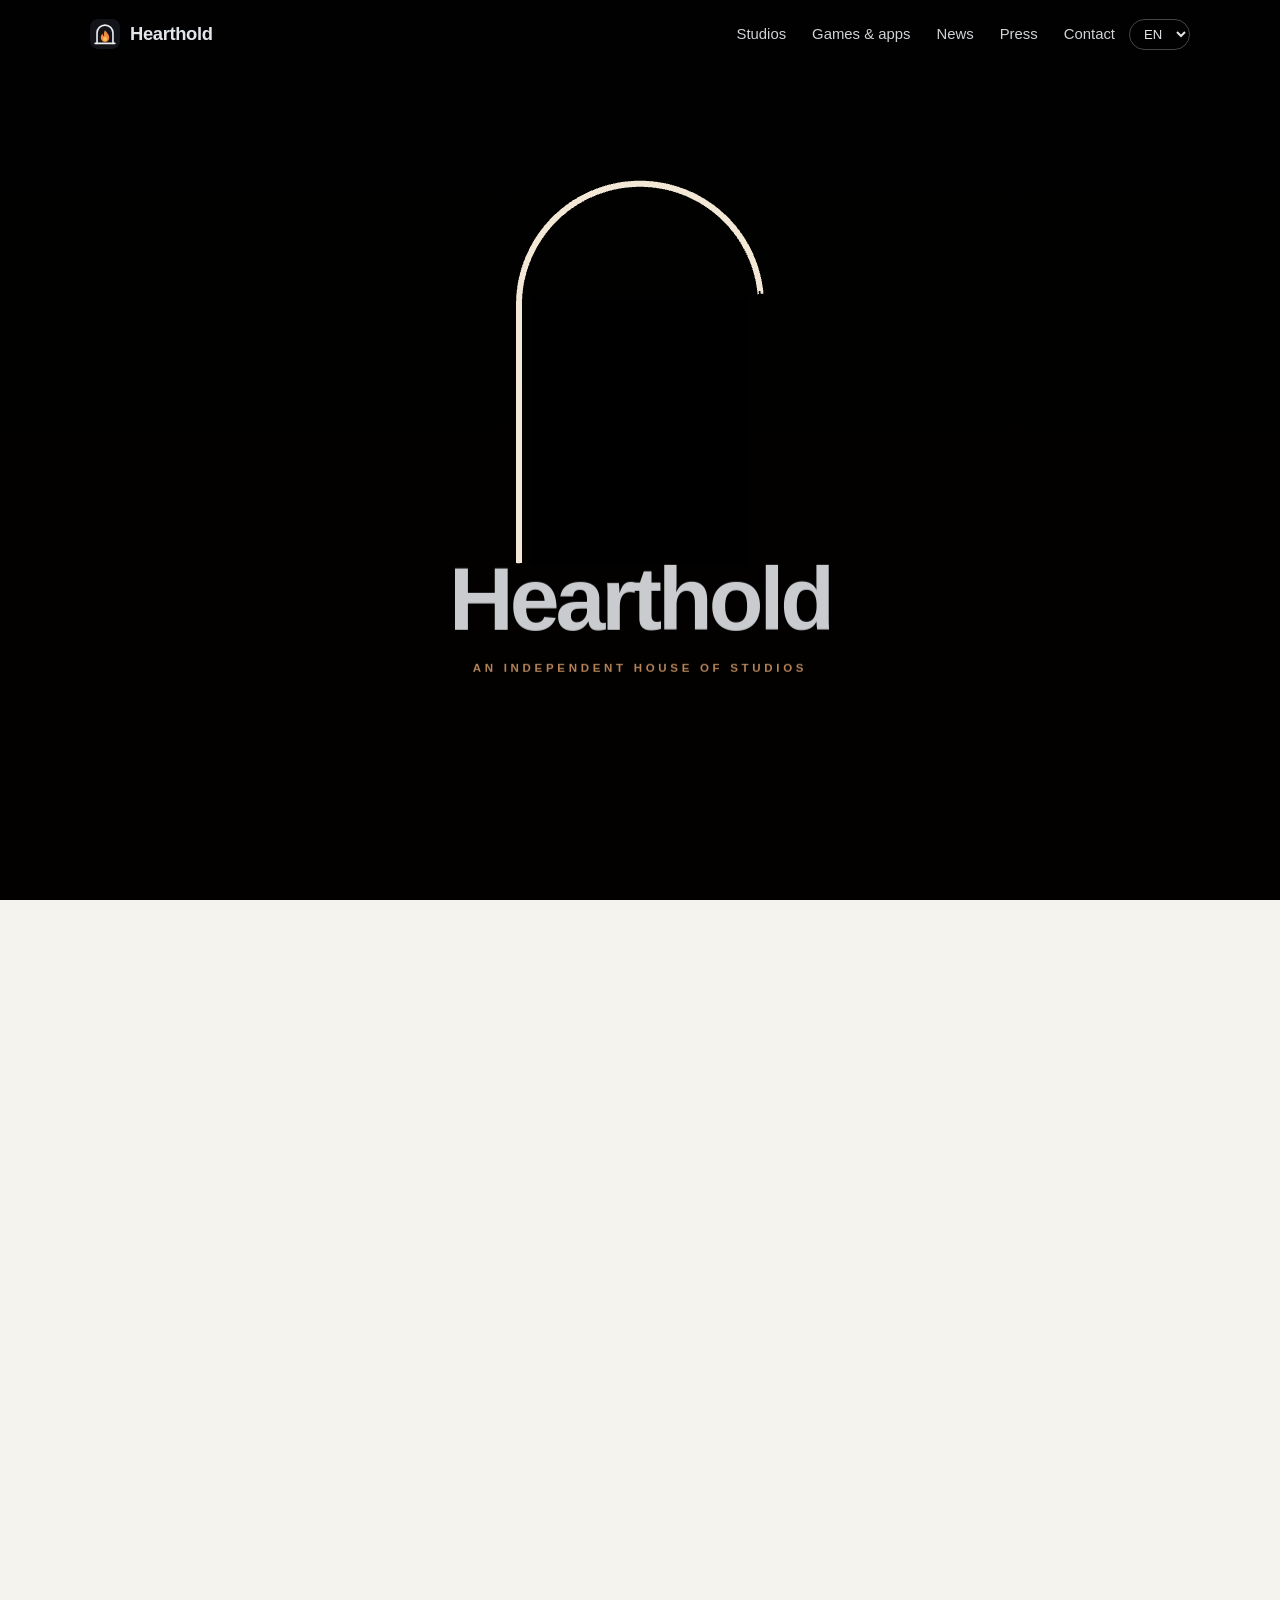
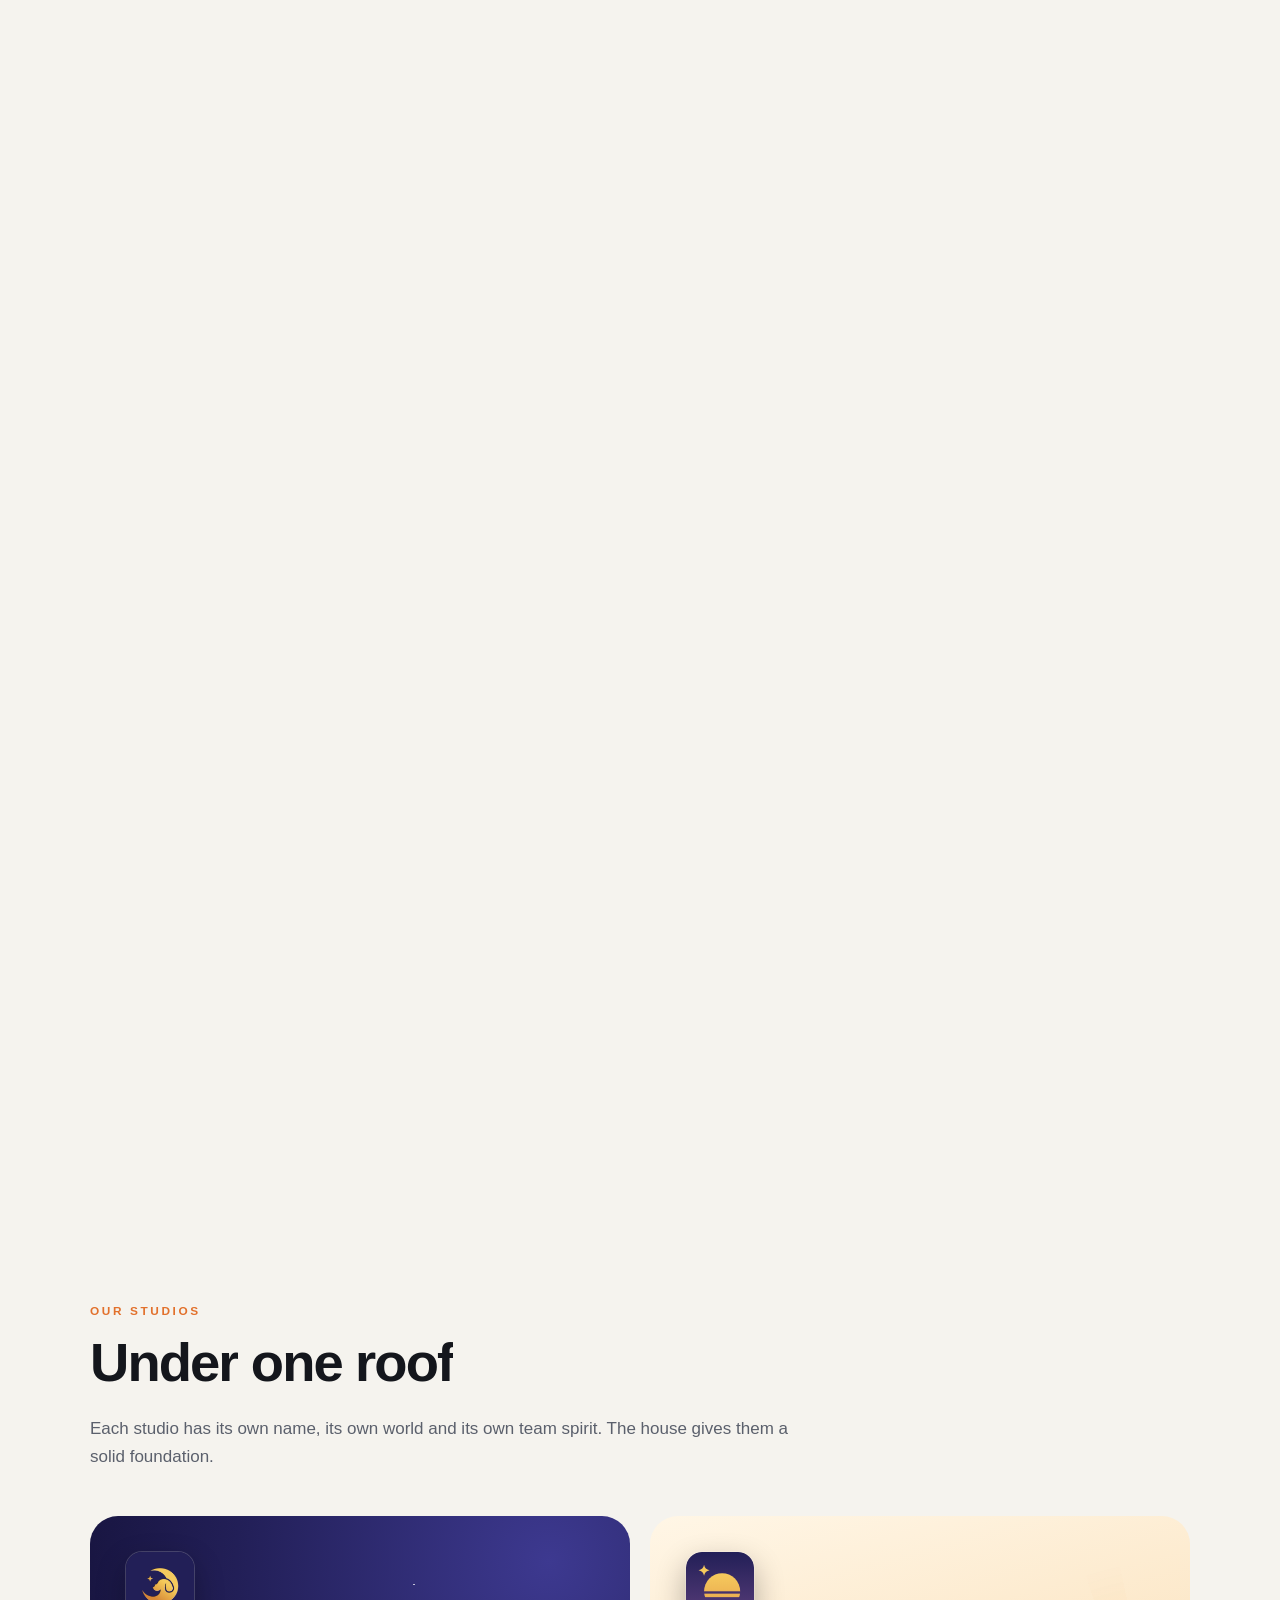
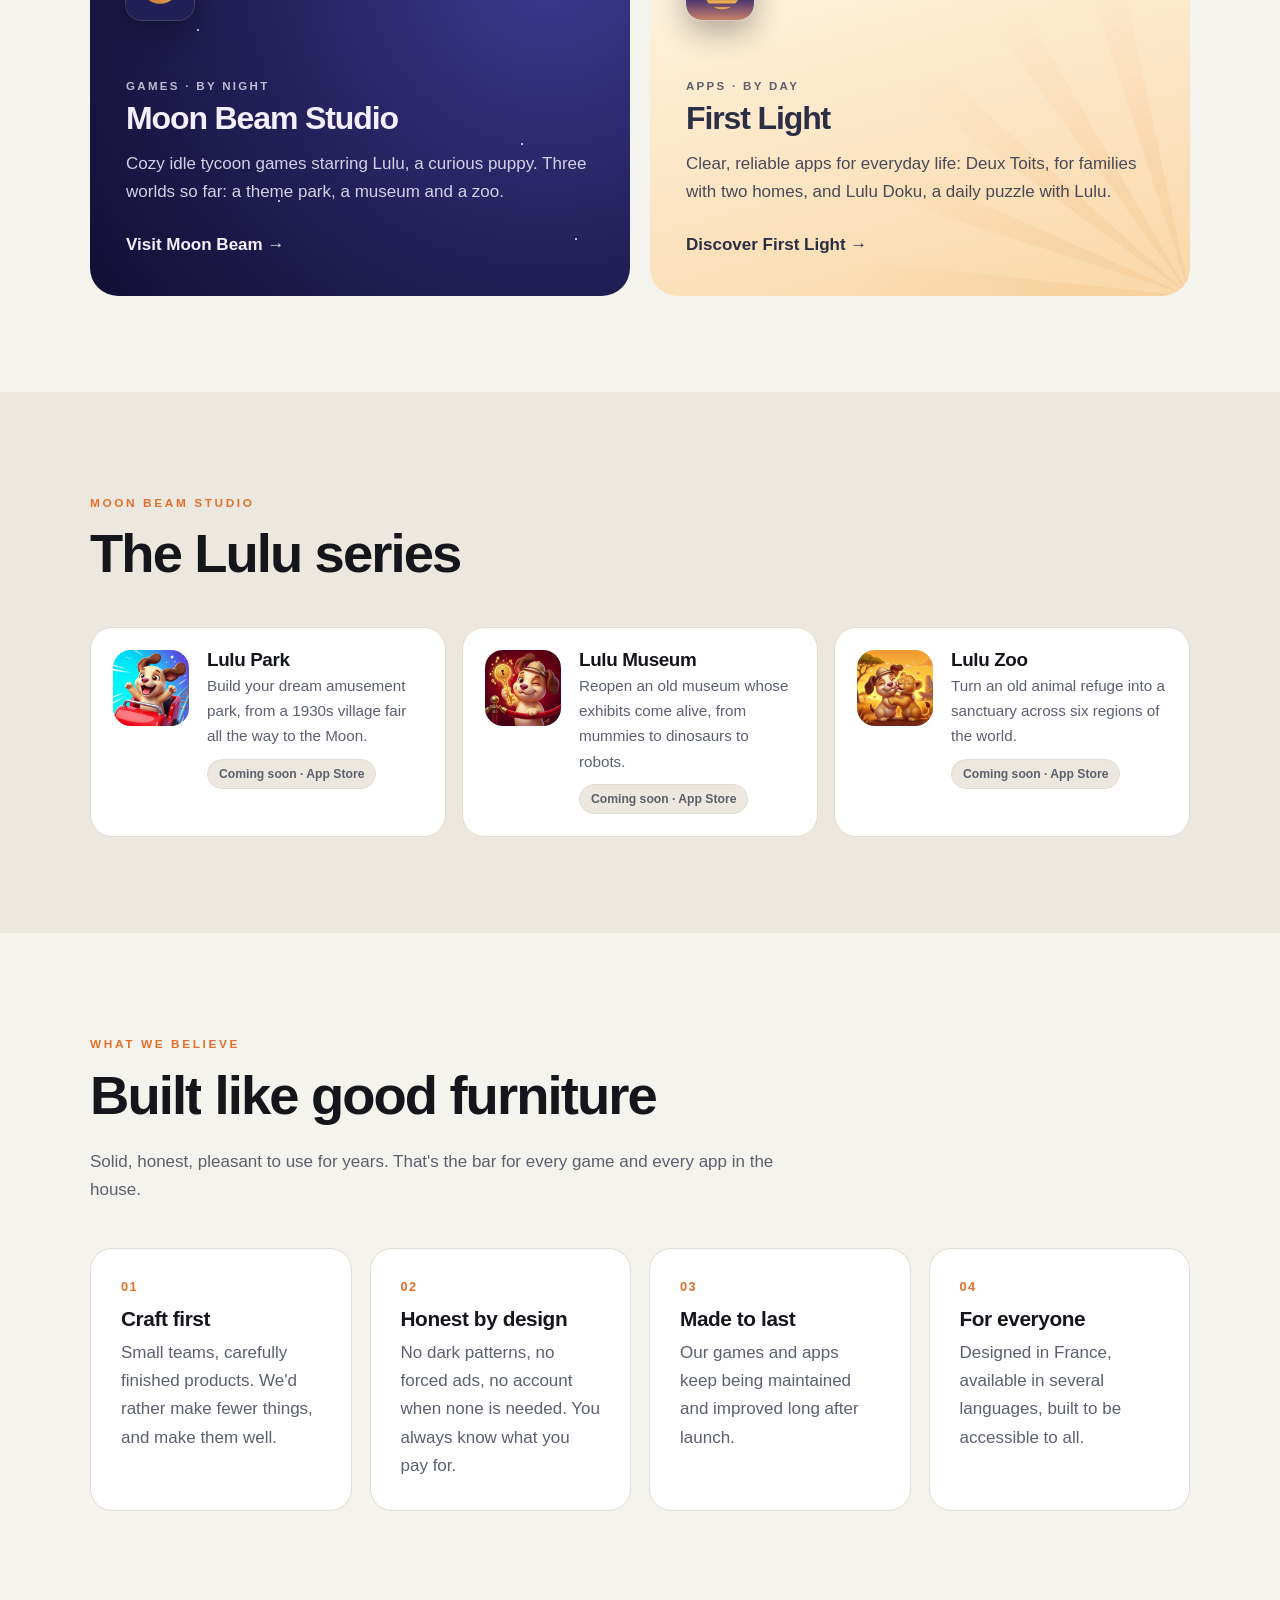
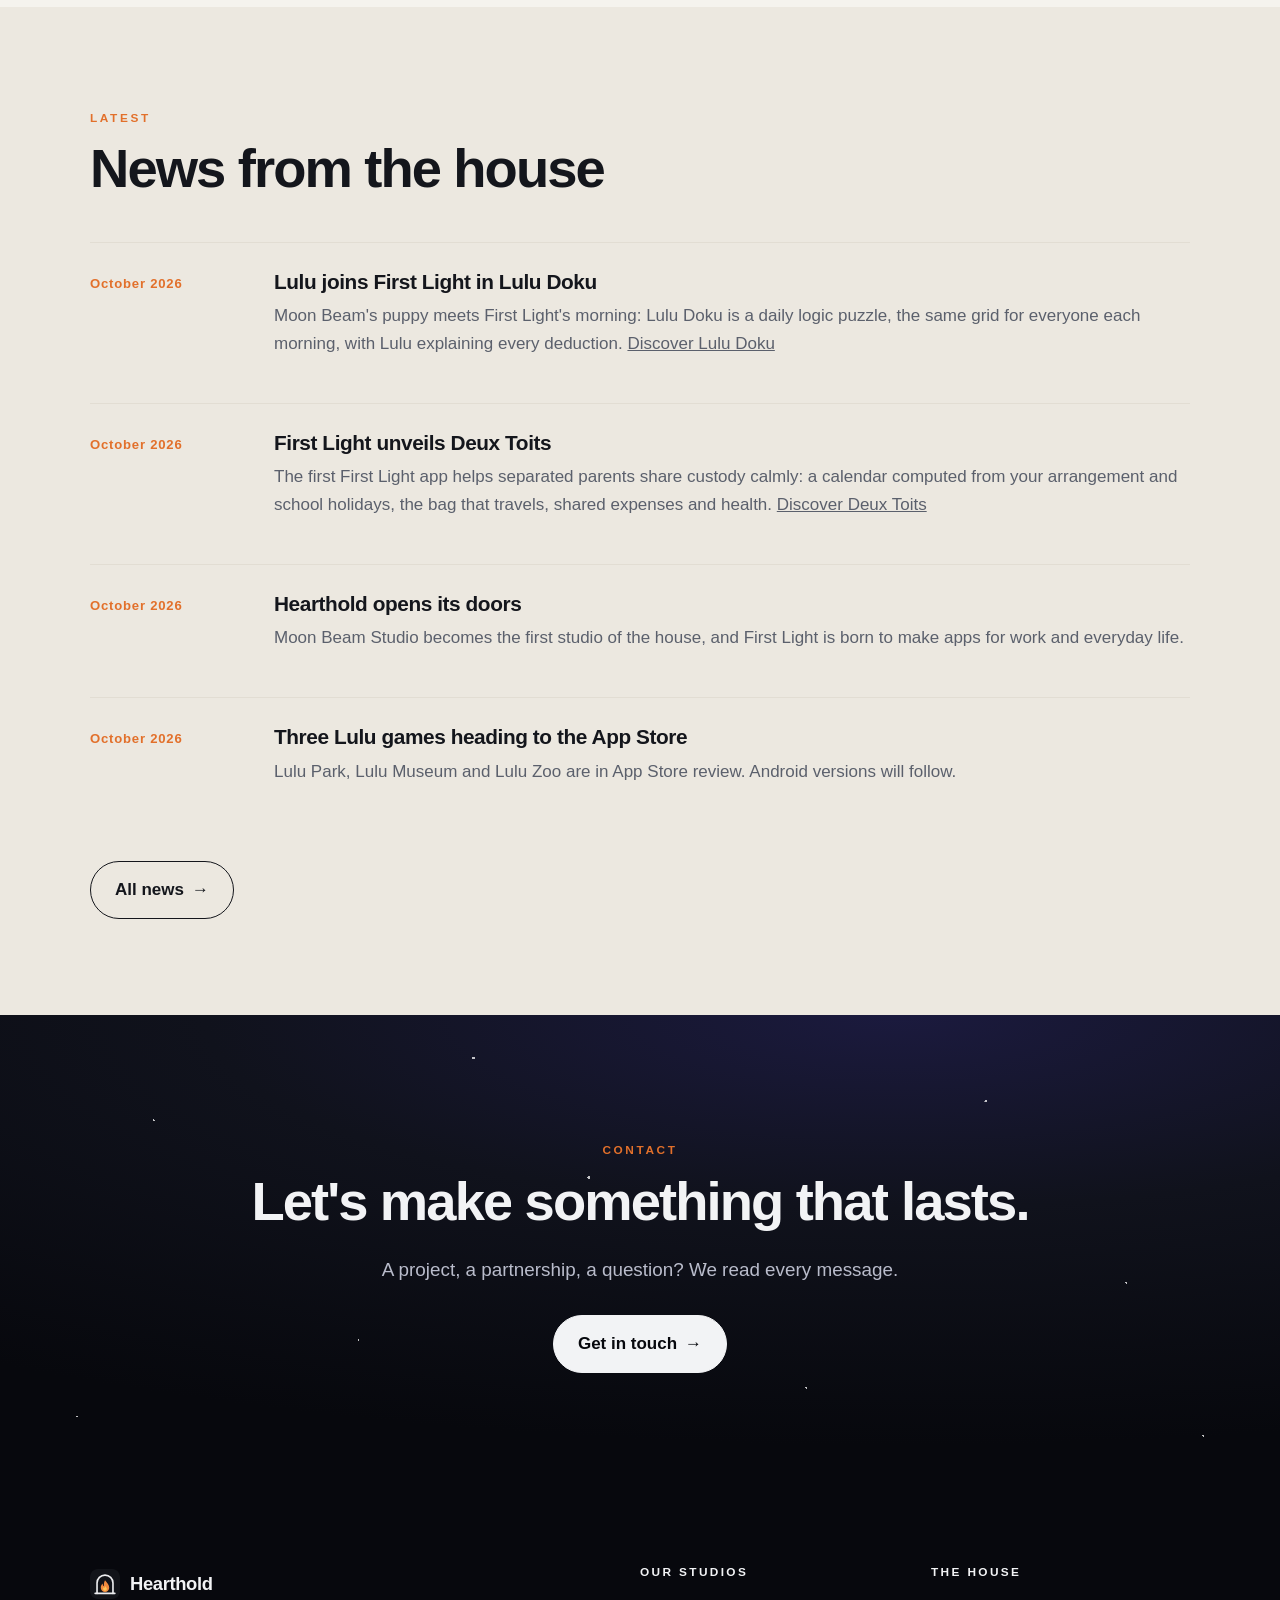
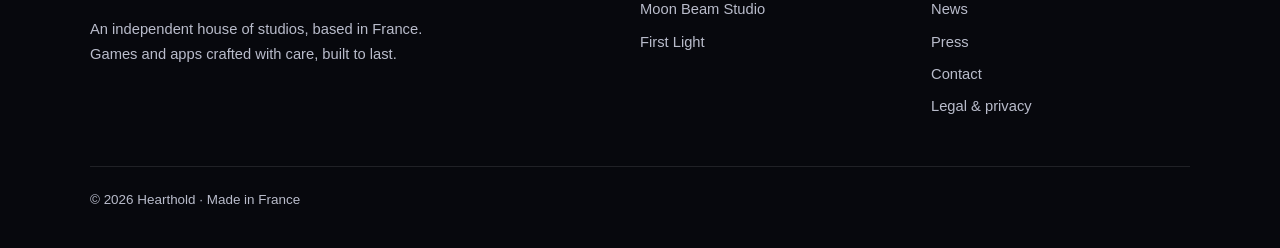
<file: index.html>
<!doctype html>
<html lang="en">
<head>
<meta charset="utf-8">
<meta name="viewport" content="width=device-width, initial-scale=1">
<title>Hearthold · An independent house of studios</title>
<meta name="description" content="Hearthold is an independent house of studios based in France: Moon Beam Studio (cozy games starring Lulu) and First Light (apps for work and everyday life).">
<meta property="og:title" content="Hearthold">
<meta property="og:description" content="An independent house of studios. Games and apps crafted with care, built to last.">
<meta property="og:image" content="https://hearthold-studio.github.io/img/og.png">
<meta name="twitter:card" content="summary_large_image">
<meta name="theme-color" content="#07080d">
<link rel="canonical" href="https://hearthold-studio.github.io/">
<script type="application/ld+json">{"@context":"https://schema.org","@type":"Organization","name":"Hearthold","url":"https://hearthold-studio.github.io/","logo":"https://hearthold-studio.github.io/img/hearthold.svg","subOrganization":[{"@type":"Organization","name":"Moon Beam Studio","url":"https://moonbeamstudio.github.io/"},{"@type":"Organization","name":"First Light"}]}</script>
<link rel="icon" href="/img/hearthold.svg?v=2" type="image/svg+xml">
<link rel="apple-touch-icon" href="/img/apple-touch-icon.png?v=2">
<link rel="stylesheet" href="/style.css?v=20261014c">
<script type="importmap">{"imports":{"three":"/vendor/three/three.module.min.js","three/addons/":"/vendor/three/addons/"}}</script>
<script src="/i18n.js?v=20261014c"></script>
<script src="/site.js?v=20261014c"></script>
<script src="/motion.js?v=20261014c" defer></script>
<script type="module">if (!document.documentElement.classList.contains('still')) import('/js/experience.js');</script>
</head>
<body class="home">
<header class="nav"></header>

<div class="sky"></div>
<canvas id="stage" aria-hidden="true"></canvas>
<div class="layer" aria-hidden="true">
  <div class="intro">
    <h1 aria-label="Hearthold"><span style="--i:0">H</span><span style="--i:1">e</span><span style="--i:2">a</span><span style="--i:3">r</span><span style="--i:4">t</span><span style="--i:5">h</span><span style="--i:6">o</span><span style="--i:7">l</span><span style="--i:8">d</span></h1>
    <p data-i="ix1">An independent house of studios</p>
  </div>
  <span class="hint"><i></i><span data-i="ix2">Scroll</span></span>
  <div class="flash"></div>
  <div class="chap c" data-at=".11,.22"><span class="eyebrow" data-i="ix3">From the hearth</span><h2 data-i="ix4">Every world starts with a spark.</h2></div>
  <div class="chap l" data-at=".28,.56">
    <span class="eyebrow" data-i="ix5">Moon Beam Studio · by night</span>
    <h2 data-i="ix6">Cozy worlds starring Lulu.</h2>
    <p data-i="ix7">Relaxing idle games to enjoy at your own pace, offline, no account needed.</p>
    <div class="games"><span data-game="0,.4">Lulu Park</span><span data-game=".4,.49">Lulu Museum</span><span data-game=".49,1">Lulu Zoo</span></div>
  </div>
  <div class="chap l dawn" data-at=".57,.67"><span class="eyebrow" data-i="ix8">Then</span><h2 data-i="ix9">the sun rises.</h2></div>
  <div class="chap r" data-at=".69,.87">
    <span class="eyebrow" data-i="ix10">First Light · by day</span>
    <h2 data-i="ix11">Apps for work and everyday life.</h2>
    <p data-i="ix12">Starting with Deux Toits, shared custody made calm, and Lulu Doku, the morning puzzle.</p>
  </div>
  <div class="chap c" data-at=".88,1.01"><span class="eyebrow">Hearthold</span><h2 data-i="ix14">One house. Two studios. The same care.</h2></div>
</div>
<div class="story"></div>

<main class="after">
<div class="night still-hero"><div class="wrap hero">
  <span class="eyebrow" data-i="h1">Independent house of studios · France</span>
  <h1 data-i="h2">A warm hearth for <em>studios that make things to last.</em></h1>
  <p class="lead" data-i="h3">Hearthold brings together small independent studios, each with its own craft: cozy games, useful apps. One house, the same care, the same honesty.</p>
</div></div>

<section><div class="wrap">
  <div class="title">
    <span class="eyebrow" data-i="h6">Our studios</span>
    <h2 data-i="h7">Under one roof</h2>
    <p class="muted" data-i="h8">Each studio has its own name, its own world and its own team spirit. The house gives them a solid foundation.</p>
  </div>
  <div class="studios">
    <a class="studio moon" href="https://moonbeamstudio.github.io/">
      <img class="mark" src="/img/moonbeam-logo.png" alt="">
      <span class="tag" data-i="h9">Games · by night</span>
      <h3>Moon Beam Studio</h3>
      <p data-i="h10">Cozy idle tycoon games starring Lulu, a curious puppy. Three worlds so far: a theme park, a museum and a zoo.</p>
      <span class="go"><span data-i="h11">Visit Moon Beam</span> →</span>
    </a>
    <a class="studio dawn" href="https://firstlight-studio.github.io/">
      <img class="mark" src="/img/first-light.svg?v=3" alt="">
      <span class="tag" data-i="h12">Apps · by day</span>
      <h3>First Light</h3>
      <p data-i="h13">Clear, reliable apps for everyday life: Deux Toits, for families with two homes, and Lulu Doku, a daily puzzle with Lulu.</p>
      <span class="go"><span data-i="h14">Discover First Light</span> →</span>
    </a>
  </div>
</div></section>

<section class="alt"><div class="wrap">
  <div class="title"><span class="eyebrow">Moon Beam Studio</span><h2 data-i="c4">The Lulu series</h2></div>
  <div class="apps">
    <a class="app" href="https://moonbeamstudio.github.io/lulu-park.html"><img src="/img/park-icon.png" alt=""><div><h3>Lulu Park</h3><p data-i="c5">Build your dream amusement park, from a 1930s village fair all the way to the Moon.</p><span class="pill" data-i="c8">Coming soon · App Store</span></div></a>
    <a class="app" href="https://moonbeamstudio.github.io/lulu-museum.html"><img src="/img/museum-icon.png" alt=""><div><h3>Lulu Museum</h3><p data-i="c6">Reopen an old museum whose exhibits come alive, from mummies to dinosaurs to robots.</p><span class="pill" data-i="c8">Coming soon · App Store</span></div></a>
    <a class="app" href="https://moonbeamstudio.github.io/lulu-zoo.html"><img src="/img/zoo-icon.png" alt=""><div><h3>Lulu Zoo</h3><p data-i="c7">Turn an old animal refuge into a sanctuary across six regions of the world.</p><span class="pill" data-i="c8">Coming soon · App Store</span></div></a>
  </div>
</div></section>

<section><div class="wrap">
  <div class="title">
    <span class="eyebrow" data-i="h15">What we believe</span>
    <h2 data-i="h16">Built like good furniture</h2>
    <p class="muted" data-i="h17">Solid, honest, pleasant to use for years. That's the bar for every game and every app in the house.</p>
  </div>
  <div class="grid">
    <div class="card"><span class="num">01</span><h3 data-i="h18">Craft first</h3><p class="muted" data-i="h19">Small teams, carefully finished products. We'd rather make fewer things, and make them well.</p></div>
    <div class="card"><span class="num">02</span><h3 data-i="h20">Honest by design</h3><p class="muted" data-i="h21">No dark patterns, no forced ads, no account when none is needed. You always know what you pay for.</p></div>
    <div class="card"><span class="num">03</span><h3 data-i="h22">Made to last</h3><p class="muted" data-i="h23">Our games and apps keep being maintained and improved long after launch.</p></div>
    <div class="card"><span class="num">04</span><h3 data-i="h24">For everyone</h3><p class="muted" data-i="h25">Designed in France, available in several languages, built to be accessible to all.</p></div>
  </div>
</div></section>

<section class="alt"><div class="wrap">
  <div class="title"><span class="eyebrow" data-i="h26">Latest</span><h2 data-i="h27">News from the house</h2></div>
  <div class="news">
    <article class="post"><time datetime="2026-10" data-i="d1">October 2026</time><div><h3 data-i="p4t">Lulu joins First Light in Lulu Doku</h3><p class="muted" data-i="p4">Moon Beam's puppy meets First Light's morning: Lulu Doku is a daily logic puzzle, the same grid for everyone each morning, with Lulu explaining every deduction. <a href="https://firstlight-studio.github.io/lulu-doku.html">Discover Lulu Doku</a></p></div></article>
    <article class="post"><time datetime="2026-10" data-i="d1">October 2026</time><div><h3 data-i="p3t">First Light unveils Deux Toits</h3><p class="muted" data-i="p3">The first First Light app helps separated parents share custody calmly: a calendar computed from your arrangement and school holidays, the bag that travels, shared expenses and health. <a href="deux-toits.html">Discover Deux Toits</a></p></div></article>
    <article class="post"><time datetime="2026-10" data-i="d1">October 2026</time><div><h3 data-i="p1t">Hearthold opens its doors</h3><p class="muted" data-i="p1">Moon Beam Studio becomes the first studio of the house, and First Light is born to make apps for work and everyday life.</p></div></article>
    <article class="post"><time datetime="2026-10" data-i="d1">October 2026</time><div><h3 data-i="p2t">Three Lulu games heading to the App Store</h3><p class="muted" data-i="p2">Lulu Park, Lulu Museum and Lulu Zoo are in App Store review. Android versions will follow.</p></div></article>
  </div>
  <div class="btns"><a class="btn" href="/news.html"><span data-i="h28">All news</span> →</a></div>
</div></section>

<div class="night"><div class="wrap" style="padding:120px 16px;text-align:center">
  <span class="eyebrow" data-i="n5">Contact</span>
  <h2 data-i="cta1">Let's make something that lasts.</h2>
  <p class="lead" style="margin:0 auto" data-i="cta2">A project, a partnership, a question? We read every message.</p>
  <div class="btns" style="justify-content:center"><a class="btn solid" href="/contact.html"><span data-i="cta3">Get in touch</span> →</a></div>
</div></div>
</main>
<footer></footer>
</body>
</html>
</file>
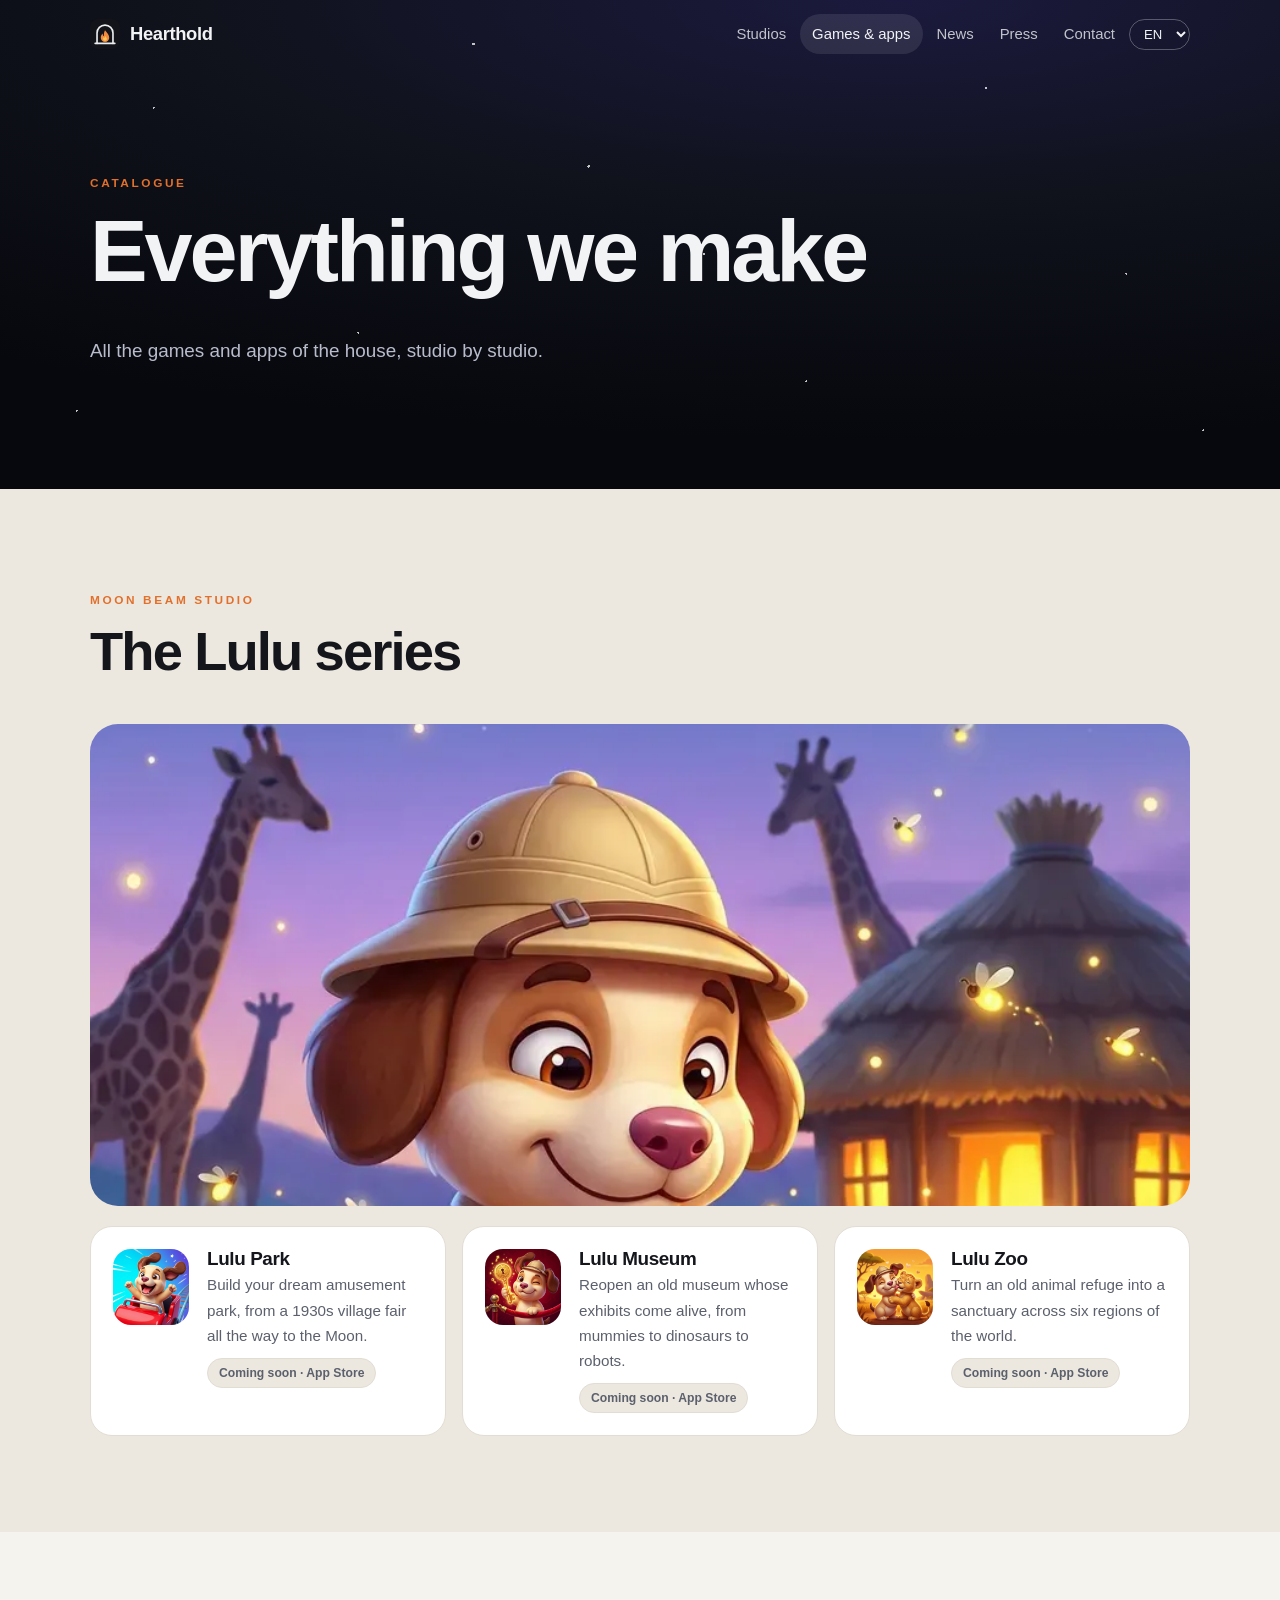
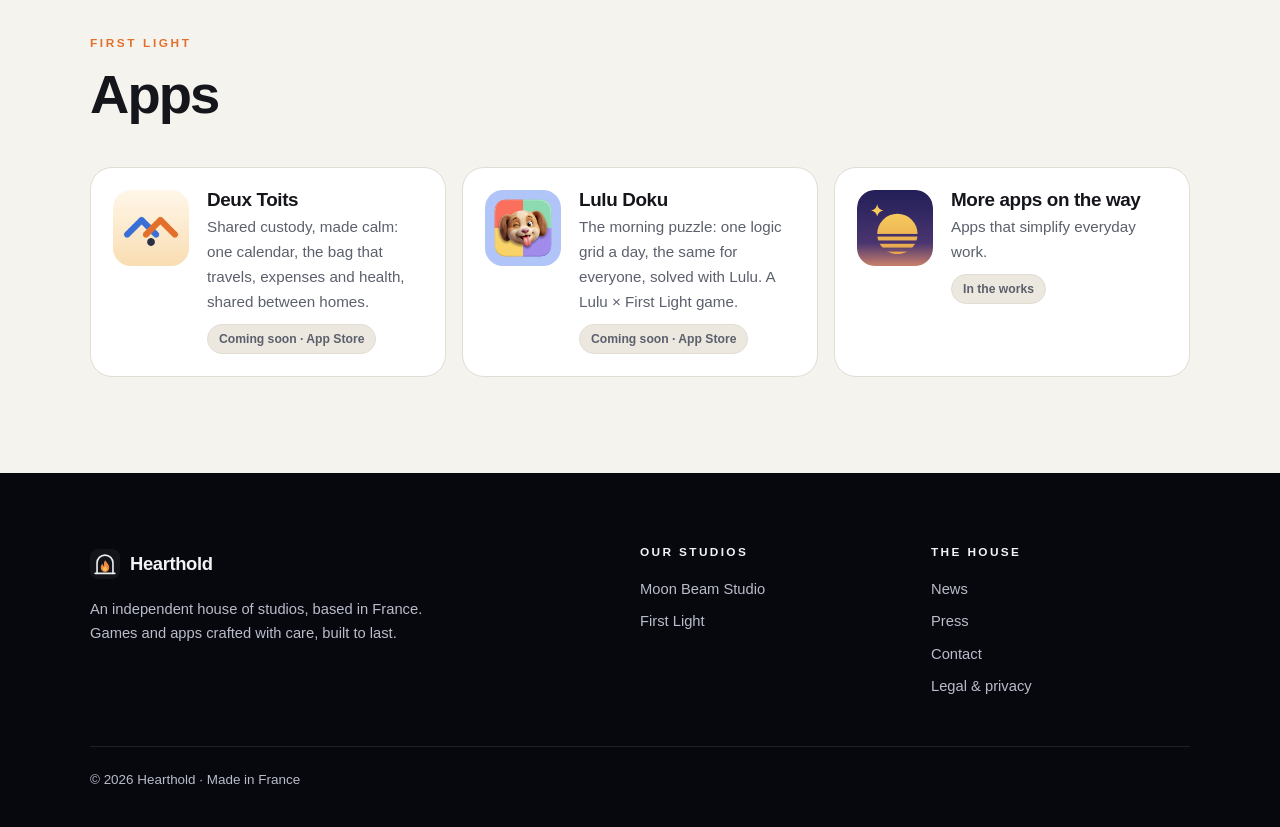
<file: catalogue.html>
<!doctype html>
<html lang="en">
<head>
<meta charset="utf-8">
<meta name="viewport" content="width=device-width, initial-scale=1">
<title>Games & apps · Hearthold</title>
<meta name="description" content="Everything made by the Hearthold studios: the Lulu games by Moon Beam Studio and the apps by First Light.">
<meta property="og:title" content="Games & apps · Hearthold">
<meta property="og:image" content="https://hearthold-studio.github.io/img/og.png">
<link rel="icon" href="img/hearthold.svg?v=2" type="image/svg+xml">
<link rel="apple-touch-icon" href="img/apple-touch-icon.png?v=2">
<link rel="stylesheet" href="style.css?v=20261014c">
<script src="i18n.js?v=20261014c"></script>
<script src="site.js?v=20261014c"></script>
<script src="motion.js?v=20261014c" defer></script>
</head>
<body>
<header class="nav"></header>
<main>
<div class="night"><div class="wrap hero">
  <span class="eyebrow" data-i="c1">Catalogue</span>
  <h1 data-i="c2">Everything we make</h1>
  <p class="lead" data-i="c3">All the games and apps of the house, studio by studio.</p>
</div></div>

<section class="alt" id="games"><div class="wrap">
  <div class="title"><span class="eyebrow">Moon Beam Studio</span><h2 data-i="c4">The Lulu series</h2></div>
  <img class="banner" src="img/zoo-hero.webp" alt="" loading="lazy">
  <div class="apps" style="margin-top:20px">
    <a class="app" href="https://moonbeamstudio.github.io/lulu-park.html"><img src="img/park-icon.png" alt=""><div><h3>Lulu Park</h3><p data-i="c5">Build your dream amusement park, from a 1930s village fair all the way to the Moon.</p><span class="pill" data-i="c8">Coming soon · App Store</span></div></a>
    <a class="app" href="https://moonbeamstudio.github.io/lulu-museum.html"><img src="img/museum-icon.png" alt=""><div><h3>Lulu Museum</h3><p data-i="c6">Reopen an old museum whose exhibits come alive, from mummies to dinosaurs to robots.</p><span class="pill" data-i="c8">Coming soon · App Store</span></div></a>
    <a class="app" href="https://moonbeamstudio.github.io/lulu-zoo.html"><img src="img/zoo-icon.png" alt=""><div><h3>Lulu Zoo</h3><p data-i="c7">Turn an old animal refuge into a sanctuary across six regions of the world.</p><span class="pill" data-i="c8">Coming soon · App Store</span></div></a>
  </div>
</div></section>

<section id="apps"><div class="wrap">
  <div class="title"><span class="eyebrow">First Light</span><h2 data-i="c9">Apps</h2></div>
  <div class="apps">
    <a class="app" href="https://firstlight-studio.github.io/deux-toits.html"><img src="img/deux-toits-icon.png" alt=""><div><h3>Deux Toits</h3><p data-i="c16">Shared custody, made calm: one calendar, the bag that travels, expenses and health, shared between homes.</p><span class="pill" data-i="c8">Coming soon · App Store</span></div></a>
    <a class="app" href="https://firstlight-studio.github.io/lulu-doku.html"><img src="img/lulu-doku-icon.png" alt=""><div><h3>Lulu Doku</h3><p data-i="c18">The morning puzzle: one logic grid a day, the same for everyone, solved with Lulu. A Lulu × First Light game.</p><span class="pill" data-i="c8">Coming soon · App Store</span></div></a>
    <div class="app"><img src="img/first-light.svg?v=3" alt=""><div><h3 data-i="c17">More apps on the way</h3><p data-i="c12">Apps that simplify everyday work.</p><span class="pill" data-i="c14">In the works</span></div></div>
  </div>
</div></section>
</main>
<footer></footer>
</body>
</html>
</file>
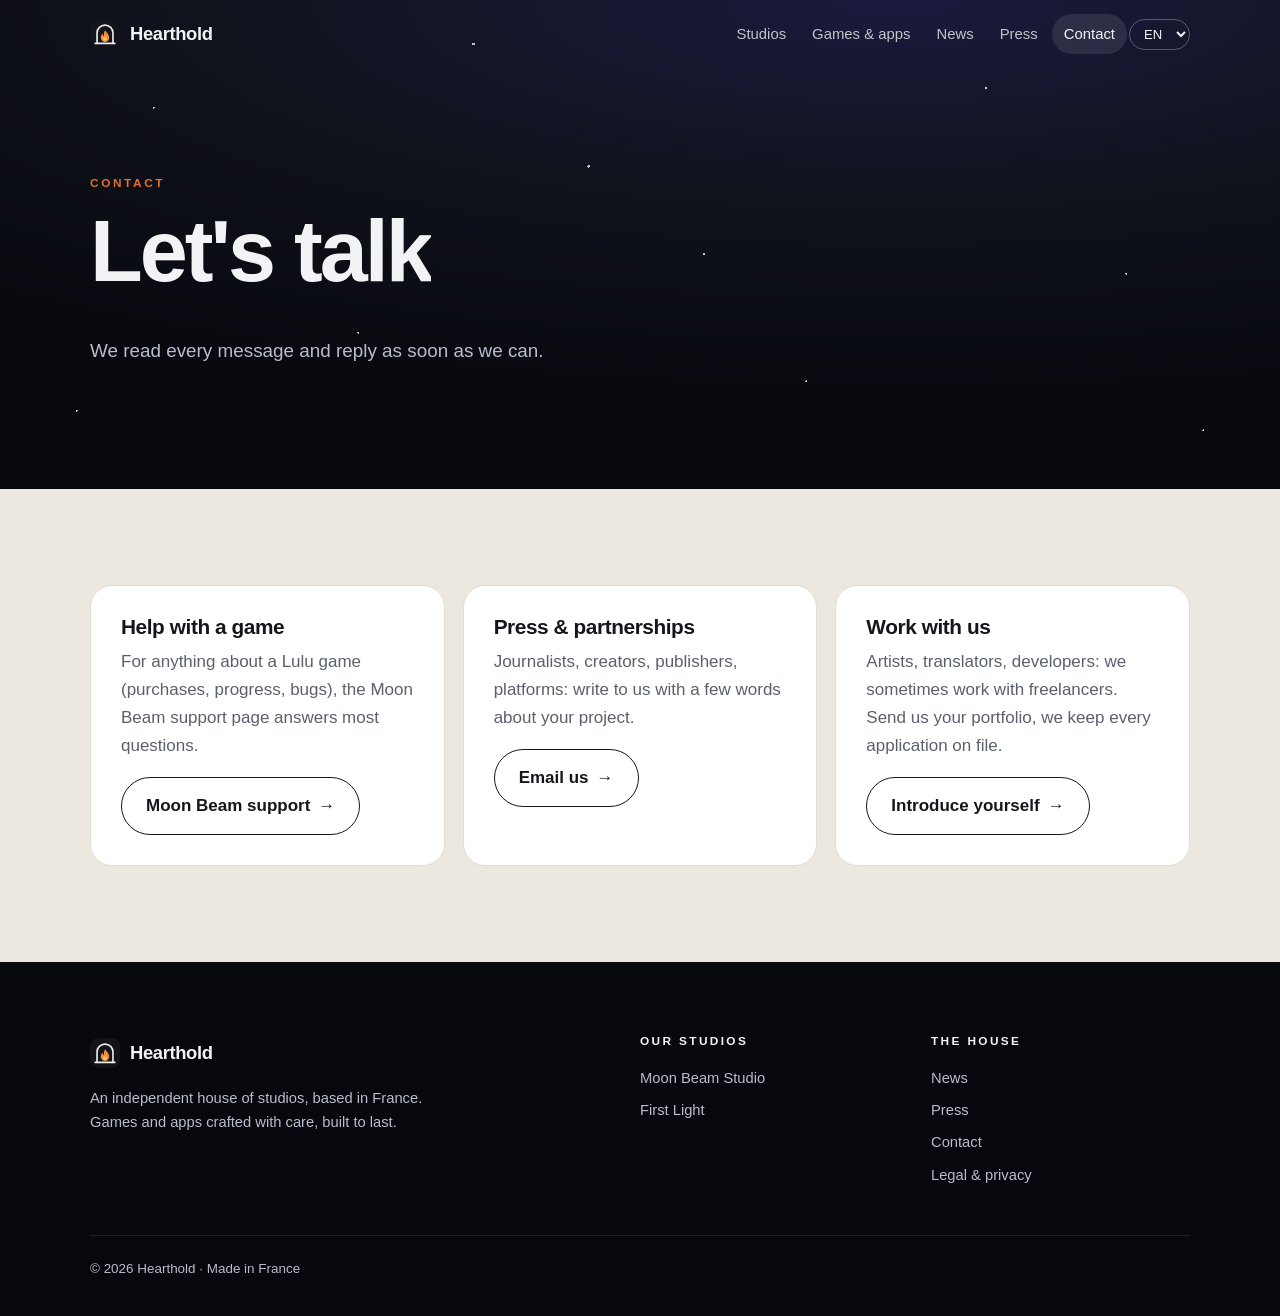
<file: contact.html>
<!doctype html>
<html lang="en">
<head>
<meta charset="utf-8">
<meta name="viewport" content="width=device-width, initial-scale=1">
<title>Contact · Hearthold</title>
<meta name="description" content="Contact Hearthold: support, press, partnerships and collaborations.">
<meta property="og:title" content="Contact · Hearthold">
<meta property="og:image" content="https://hearthold-studio.github.io/img/og.png">
<link rel="icon" href="img/hearthold.svg?v=2" type="image/svg+xml">
<link rel="apple-touch-icon" href="img/apple-touch-icon.png?v=2">
<link rel="stylesheet" href="style.css?v=20261014c">
<script src="i18n.js?v=20261014c"></script>
<script src="site.js?v=20261014c"></script>
<script src="motion.js?v=20261014c" defer></script>
</head>
<body>
<header class="nav"></header>
<main>
<div class="night"><div class="wrap hero">
  <span class="eyebrow" data-i="n5">Contact</span>
  <h1 data-i="k1">Let's talk</h1>
  <p class="lead" data-i="k2">We read every message and reply as soon as we can.</p>
</div></div>
<section class="alt"><div class="wrap">
  <div class="grid">
    <div class="card"><h3 data-i="k3">Help with a game</h3><p class="muted" data-i="k4">For anything about a Lulu game (purchases, progress, bugs), the Moon Beam support page answers most questions.</p><a class="btn" href="https://moonbeamstudio.github.io/#support"><span data-i="k5">Moon Beam support</span> →</a></div>
    <div class="card"><h3 data-i="k6">Press &amp; partnerships</h3><p class="muted" data-i="k7">Journalists, creators, publishers, platforms: write to us with a few words about your project.</p><a class="btn" href="mailto:moonbeamstudio.contact@gmail.com?subject=Hearthold"><span data-i="k8">Email us</span> →</a></div>
    <div class="card"><h3 data-i="k9">Work with us</h3><p class="muted" data-i="k10">Artists, translators, developers: we sometimes work with freelancers. Send us your portfolio, we keep every application on file.</p><a class="btn" href="mailto:moonbeamstudio.contact@gmail.com?subject=Hearthold%20-%20Collaboration"><span data-i="k11">Introduce yourself</span> →</a></div>
  </div>
</div></section>
</main>
<footer></footer>
</body>
</html>
</file>
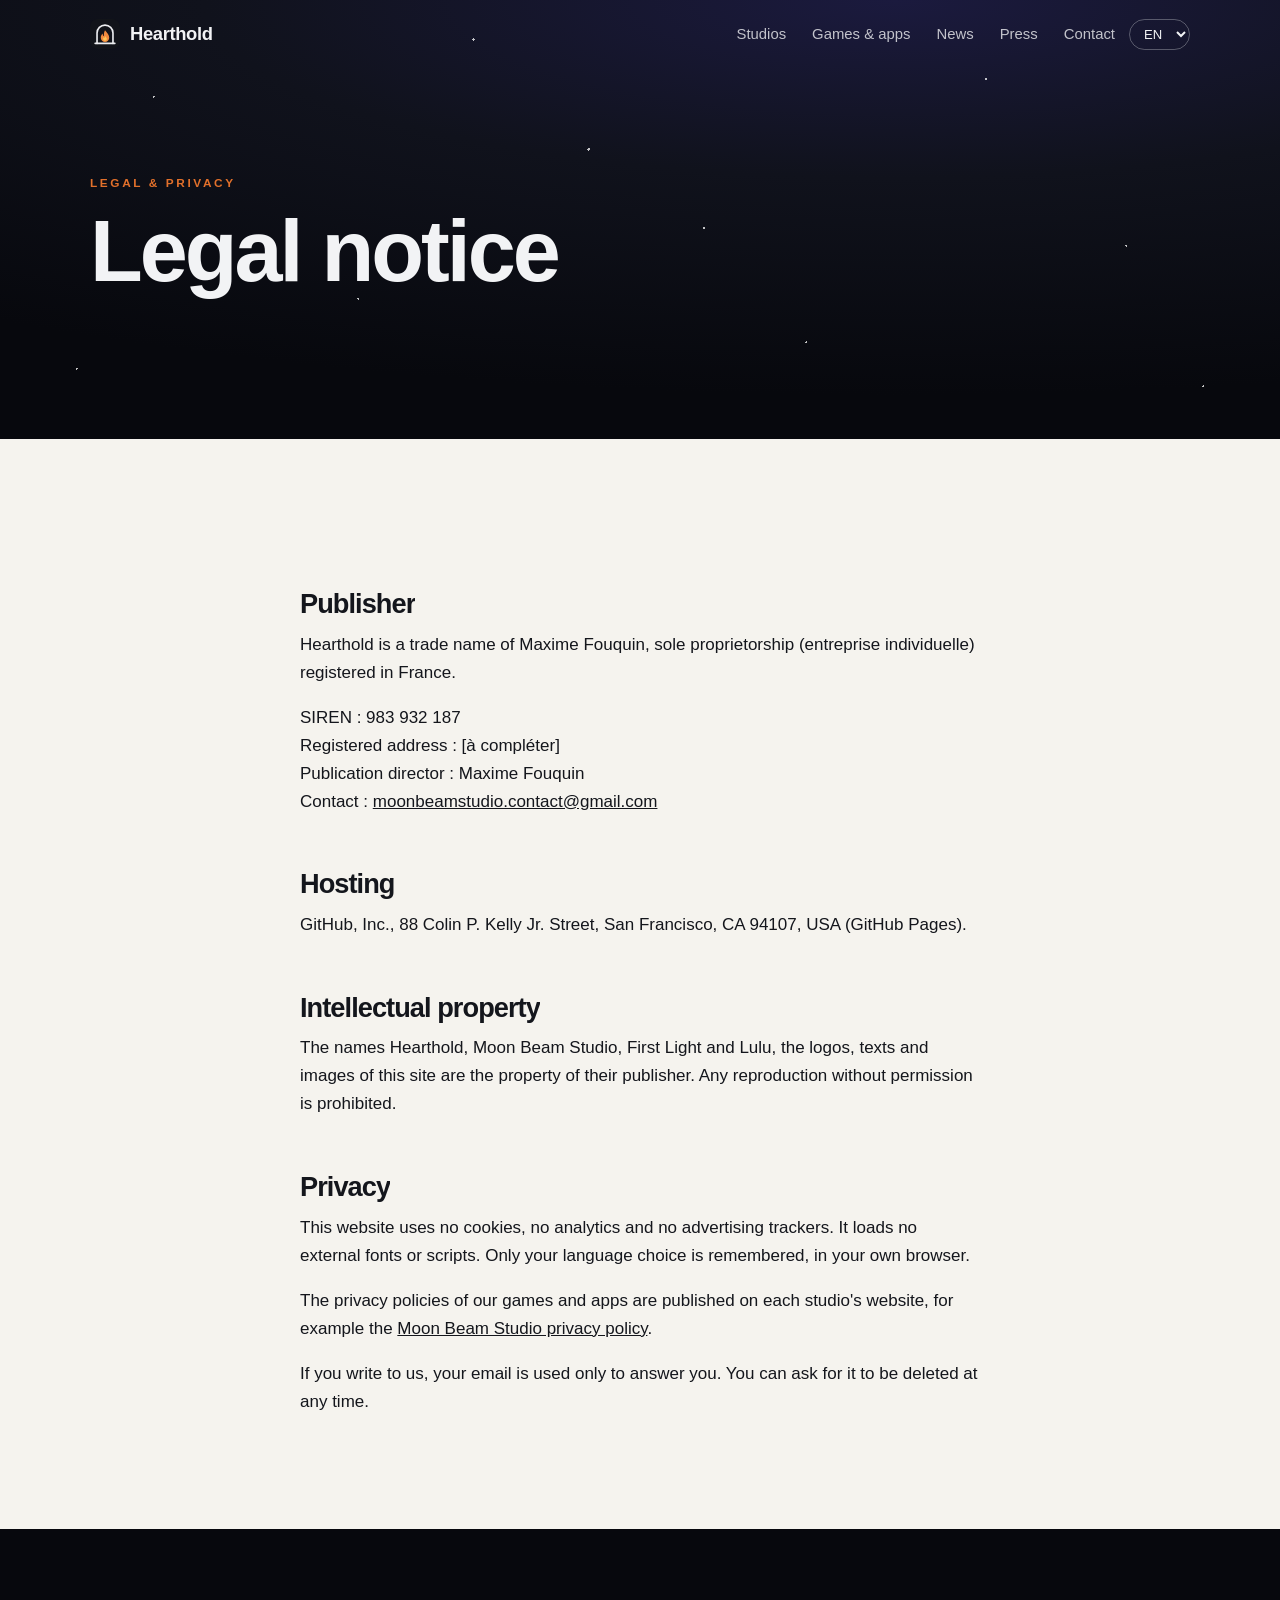
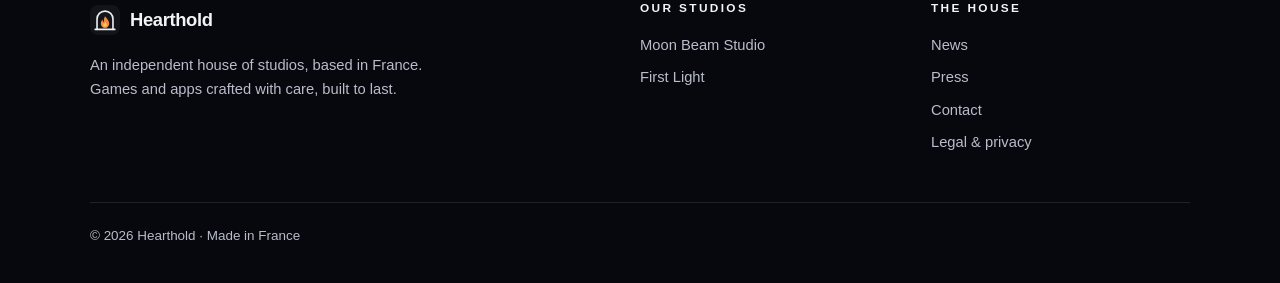
<file: legal.html>
<!doctype html>
<html lang="en">
<head>
<meta charset="utf-8">
<meta name="viewport" content="width=device-width, initial-scale=1">
<title>Legal & privacy · Hearthold</title>
<meta name="description" content="Legal notice and privacy policy of the Hearthold website.">
<meta property="og:title" content="Legal & privacy · Hearthold">
<meta property="og:image" content="https://hearthold-studio.github.io/img/og.png">
<link rel="icon" href="img/hearthold.svg?v=2" type="image/svg+xml">
<link rel="apple-touch-icon" href="img/apple-touch-icon.png?v=2">
<link rel="stylesheet" href="style.css?v=20261014c">
<script src="i18n.js?v=20261014c"></script>
<script src="site.js?v=20261014c"></script>
<script src="motion.js?v=20261014c" defer></script>
</head>
<body>
<header class="nav"></header>
<main>
<div class="night"><div class="wrap hero">
  <span class="eyebrow" data-i="f4">Legal &amp; privacy</span>
  <h1 data-i="l1">Legal notice</h1>
</div></div>
<section><div class="wrap prose">
  <h2 data-i="l2">Publisher</h2>
  <p data-i="l3">Hearthold is a trade name of Maxime Fouquin, sole proprietorship (entreprise individuelle) registered in France.</p>
  <p>SIREN : 983 932 187<br><span data-i="l4">Registered address</span> : <!-- ADRESSE À COMPLÉTER -->[à compléter]<br><span data-i="l5">Publication director</span> : Maxime Fouquin<br><span data-i="l6">Contact</span> : <a href="mailto:moonbeamstudio.contact@gmail.com">moonbeamstudio.contact@gmail.com</a></p>
  <h2 data-i="l7">Hosting</h2>
  <p>GitHub, Inc., 88 Colin P. Kelly Jr. Street, San Francisco, CA 94107, USA (GitHub Pages).</p>
  <h2 data-i="l8">Intellectual property</h2>
  <p data-i="l9">The names Hearthold, Moon Beam Studio, First Light and Lulu, the logos, texts and images of this site are the property of their publisher. Any reproduction without permission is prohibited.</p>
  <h2 id="privacy" data-i="l10">Privacy</h2>
  <p data-i="l11">This website uses no cookies, no analytics and no advertising trackers. It loads no external fonts or scripts. Only your language choice is remembered, in your own browser.</p>
  <p data-i="l12">The privacy policies of our games and apps are published on each studio's website, for example the <a href="https://moonbeamstudio.github.io/privacy.html">Moon Beam Studio privacy policy</a>.</p>
  <p data-i="l13">If you write to us, your email is used only to answer you. You can ask for it to be deleted at any time.</p>
</div></section>
</main>
<footer></footer>
</body>
</html>
</file>
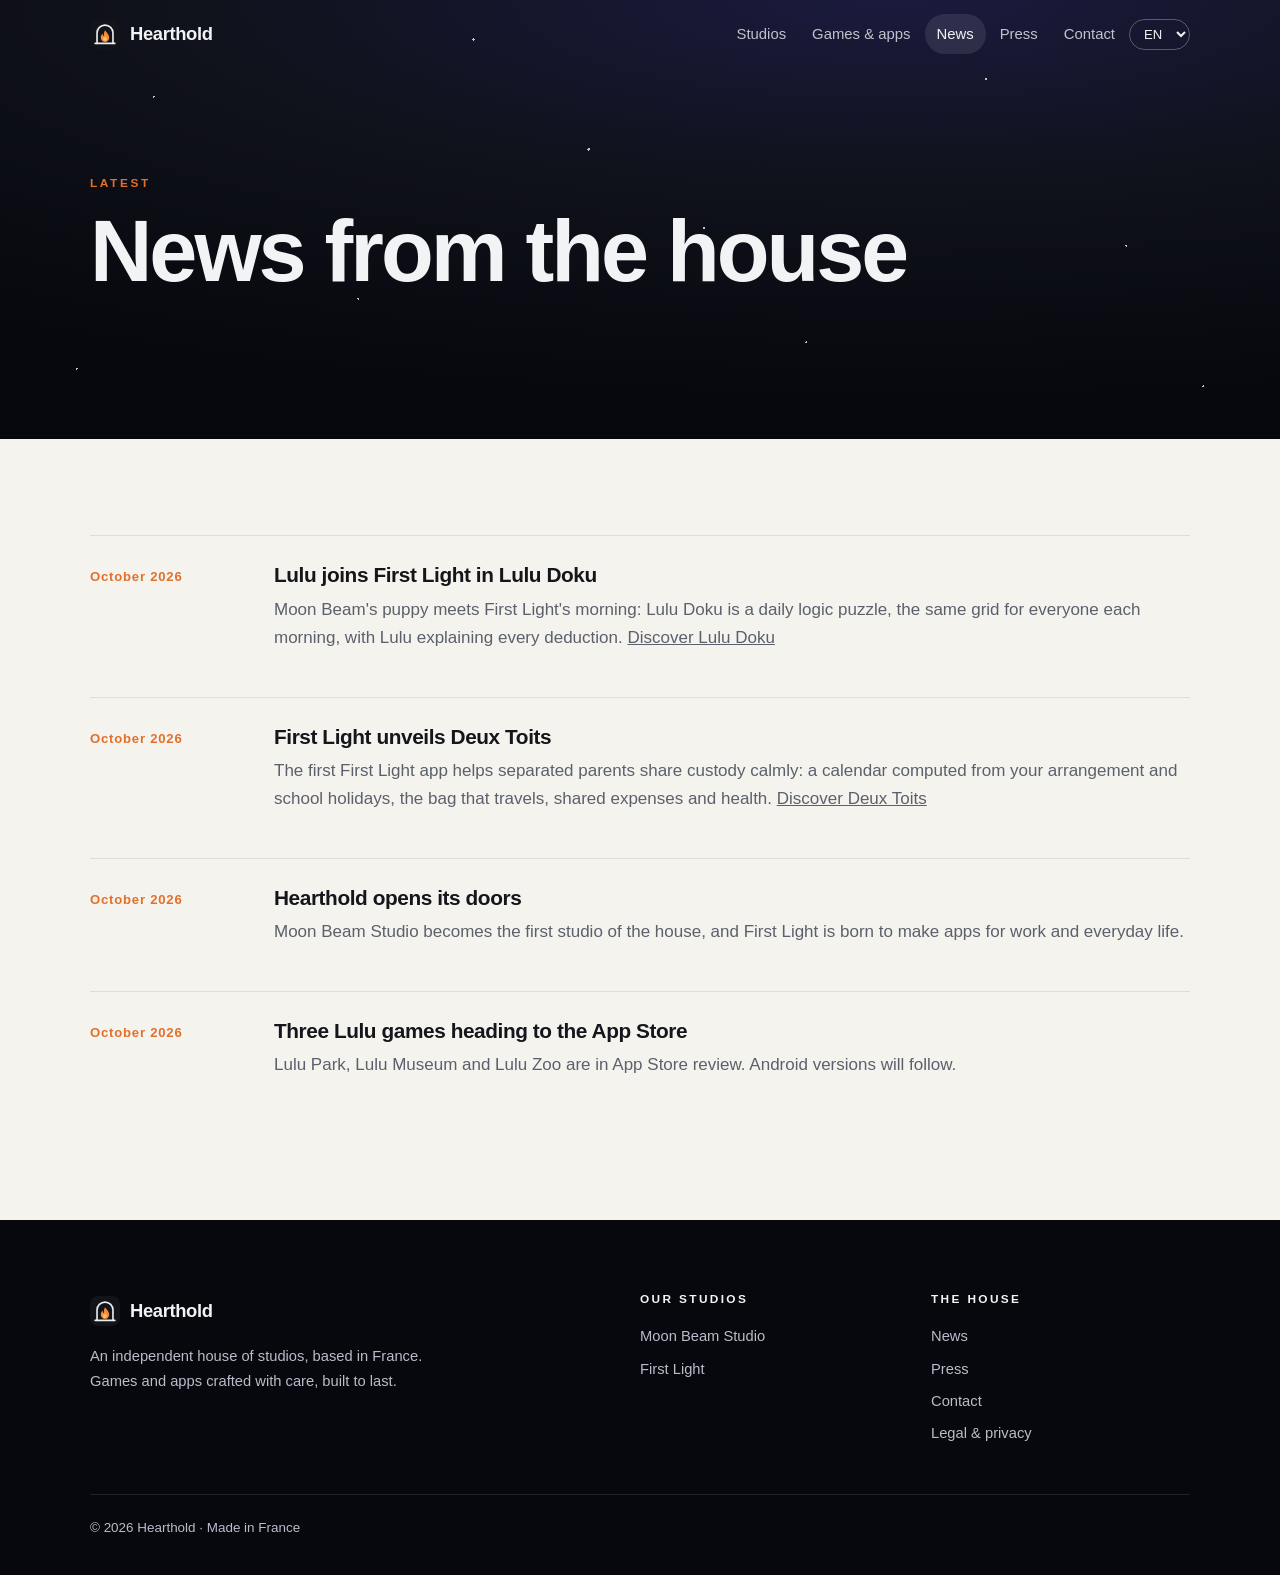
<file: news.html>
<!doctype html>
<html lang="en">
<head>
<meta charset="utf-8">
<meta name="viewport" content="width=device-width, initial-scale=1">
<title>News · Hearthold</title>
<meta name="description" content="News from Hearthold and its studios: Moon Beam Studio and First Light.">
<meta property="og:title" content="News · Hearthold">
<meta property="og:image" content="https://hearthold-studio.github.io/img/og.png">
<link rel="icon" href="img/hearthold.svg?v=2" type="image/svg+xml">
<link rel="apple-touch-icon" href="img/apple-touch-icon.png?v=2">
<link rel="stylesheet" href="style.css?v=20261014c">
<script src="i18n.js?v=20261014c"></script>
<script src="site.js?v=20261014c"></script>
<script src="motion.js?v=20261014c" defer></script>
</head>
<body>
<header class="nav"></header>
<main>
<div class="night"><div class="wrap hero">
  <span class="eyebrow" data-i="h26">Latest</span>
  <h1 data-i="h27">News from the house</h1>
</div></div>
<section><div class="wrap">
  <div class="news">
    <article class="post"><time datetime="2026-10" data-i="d1">October 2026</time><div><h3 data-i="p4t">Lulu joins First Light in Lulu Doku</h3><p class="muted" data-i="p4">Moon Beam's puppy meets First Light's morning: Lulu Doku is a daily logic puzzle, the same grid for everyone each morning, with Lulu explaining every deduction. <a href="https://firstlight-studio.github.io/lulu-doku.html">Discover Lulu Doku</a></p></div></article>
    <article class="post"><time datetime="2026-10" data-i="d1">October 2026</time><div><h3 data-i="p3t">First Light unveils Deux Toits</h3><p class="muted" data-i="p3">The first First Light app helps separated parents share custody calmly: a calendar computed from your arrangement and school holidays, the bag that travels, shared expenses and health. <a href="deux-toits.html">Discover Deux Toits</a></p></div></article>
    <article class="post"><time datetime="2026-10" data-i="d1">October 2026</time><div><h3 data-i="p1t">Hearthold opens its doors</h3><p class="muted" data-i="p1">Moon Beam Studio becomes the first studio of the house, and First Light is born to make apps for work and everyday life.</p></div></article>
    <article class="post"><time datetime="2026-10" data-i="d1">October 2026</time><div><h3 data-i="p2t">Three Lulu games heading to the App Store</h3><p class="muted" data-i="p2">Lulu Park, Lulu Museum and Lulu Zoo are in App Store review. Android versions will follow.</p></div></article>
  </div>
</div></section>
</main>
<footer></footer>
</body>
</html>
</file>
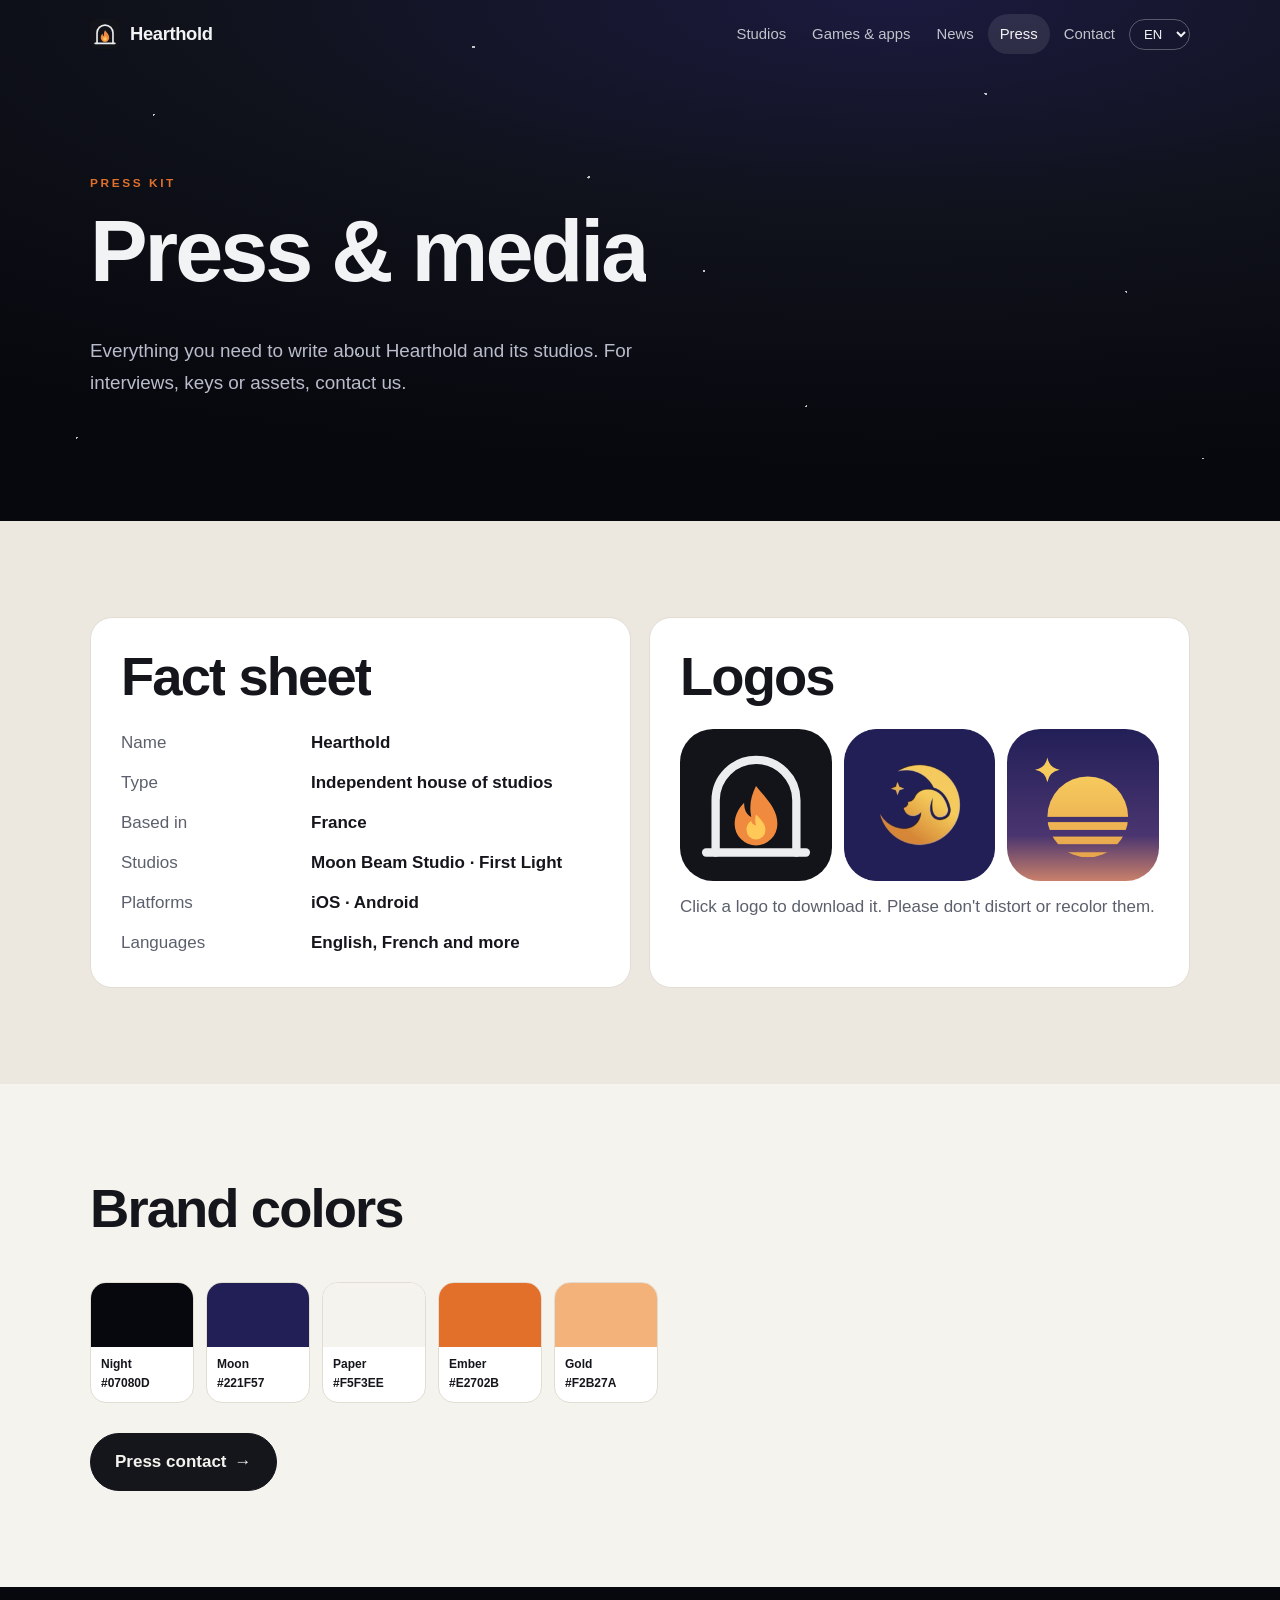
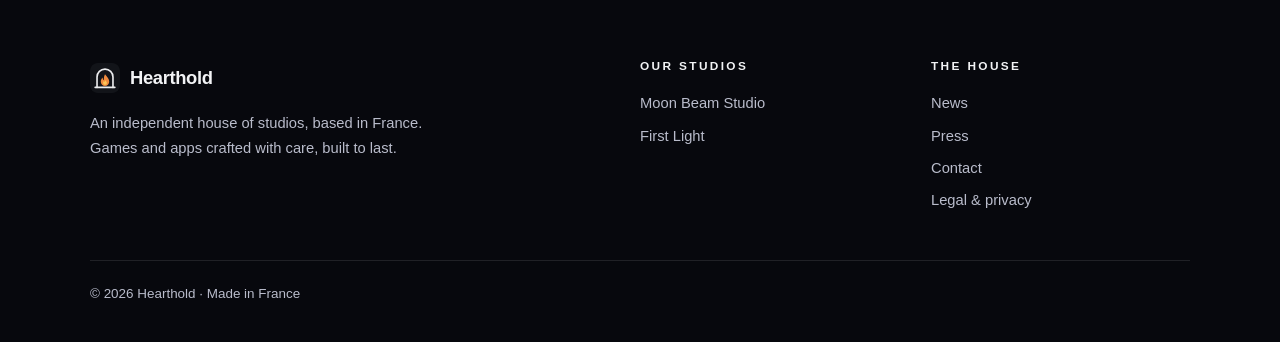
<file: press.html>
<!doctype html>
<html lang="en">
<head>
<meta charset="utf-8">
<meta name="viewport" content="width=device-width, initial-scale=1">
<title>Press · Hearthold</title>
<meta name="description" content="Hearthold press kit: fact sheet, logos, brand colors and press contact.">
<meta property="og:title" content="Press · Hearthold">
<meta property="og:image" content="https://hearthold-studio.github.io/img/og.png">
<link rel="icon" href="img/hearthold.svg?v=2" type="image/svg+xml">
<link rel="apple-touch-icon" href="img/apple-touch-icon.png?v=2">
<link rel="stylesheet" href="style.css?v=20261014c">
<script src="i18n.js?v=20261014c"></script>
<script src="site.js?v=20261014c"></script>
<script src="motion.js?v=20261014c" defer></script>
</head>
<body>
<header class="nav"></header>
<main>
<div class="night"><div class="wrap hero">
  <span class="eyebrow" data-i="r1">Press kit</span>
  <h1 data-i="r2">Press &amp; media</h1>
  <p class="lead" data-i="r3">Everything you need to write about Hearthold and its studios. For interviews, keys or assets, contact us.</p>
</div></div>
<section class="alt"><div class="wrap">
  <div class="grid">
    <div class="card">
      <h2 data-i="r4">Fact sheet</h2>
      <dl class="facts">
        <dt data-i="r5">Name</dt><dd>Hearthold</dd>
        <dt data-i="r6">Type</dt><dd data-i="r7">Independent house of studios</dd>
        <dt data-i="r8">Based in</dt><dd data-i="r9">France</dd>
        <dt data-i="r10">Studios</dt><dd>Moon Beam Studio · First Light</dd>
        <dt data-i="r11">Platforms</dt><dd>iOS · Android</dd>
        <dt data-i="r12">Languages</dt><dd data-i="r13">English, French and more</dd>
      </dl>
    </div>
    <div class="card">
      <h2 data-i="r14">Logos</h2>
      <div class="apps" style="grid-template-columns:repeat(3,1fr);gap:12px">
        <a href="img/hearthold.svg" download><img src="img/hearthold.svg" alt="Hearthold" style="border-radius:14px"></a>
        <a href="img/moonbeam-logo.png" download><img src="img/moonbeam-logo.png" alt="Moon Beam Studio" style="border-radius:14px"></a>
        <a href="img/first-light.svg?v=3" download><img src="img/first-light.svg?v=3" alt="First Light" style="border-radius:14px"></a>
      </div>
      <p class="muted" style="margin-top:12px" data-i="r15">Click a logo to download it. Please don't distort or recolor them.</p>
    </div>
  </div>
</div></section>
<section><div class="wrap">
  <div class="title"><h2 data-i="r16">Brand colors</h2></div>
  <div class="swatches">
    <div class="swatch"><span style="background:#07080D"></span><b>Night<br>#07080D</b></div>
    <div class="swatch"><span style="background:#221F57"></span><b>Moon<br>#221F57</b></div>
    <div class="swatch"><span style="background:#F5F3EE"></span><b>Paper<br>#F5F3EE</b></div>
    <div class="swatch"><span style="background:#E2702B"></span><b>Ember<br>#E2702B</b></div>
    <div class="swatch"><span style="background:#F2B27A"></span><b>Gold<br>#F2B27A</b></div>
  </div>
  <div class="btns"><a class="btn solid" href="contact.html"><span data-i="r17">Press contact</span> →</a></div>
</div></section>
</main>
<footer></footer>
</body>
</html>
</file>
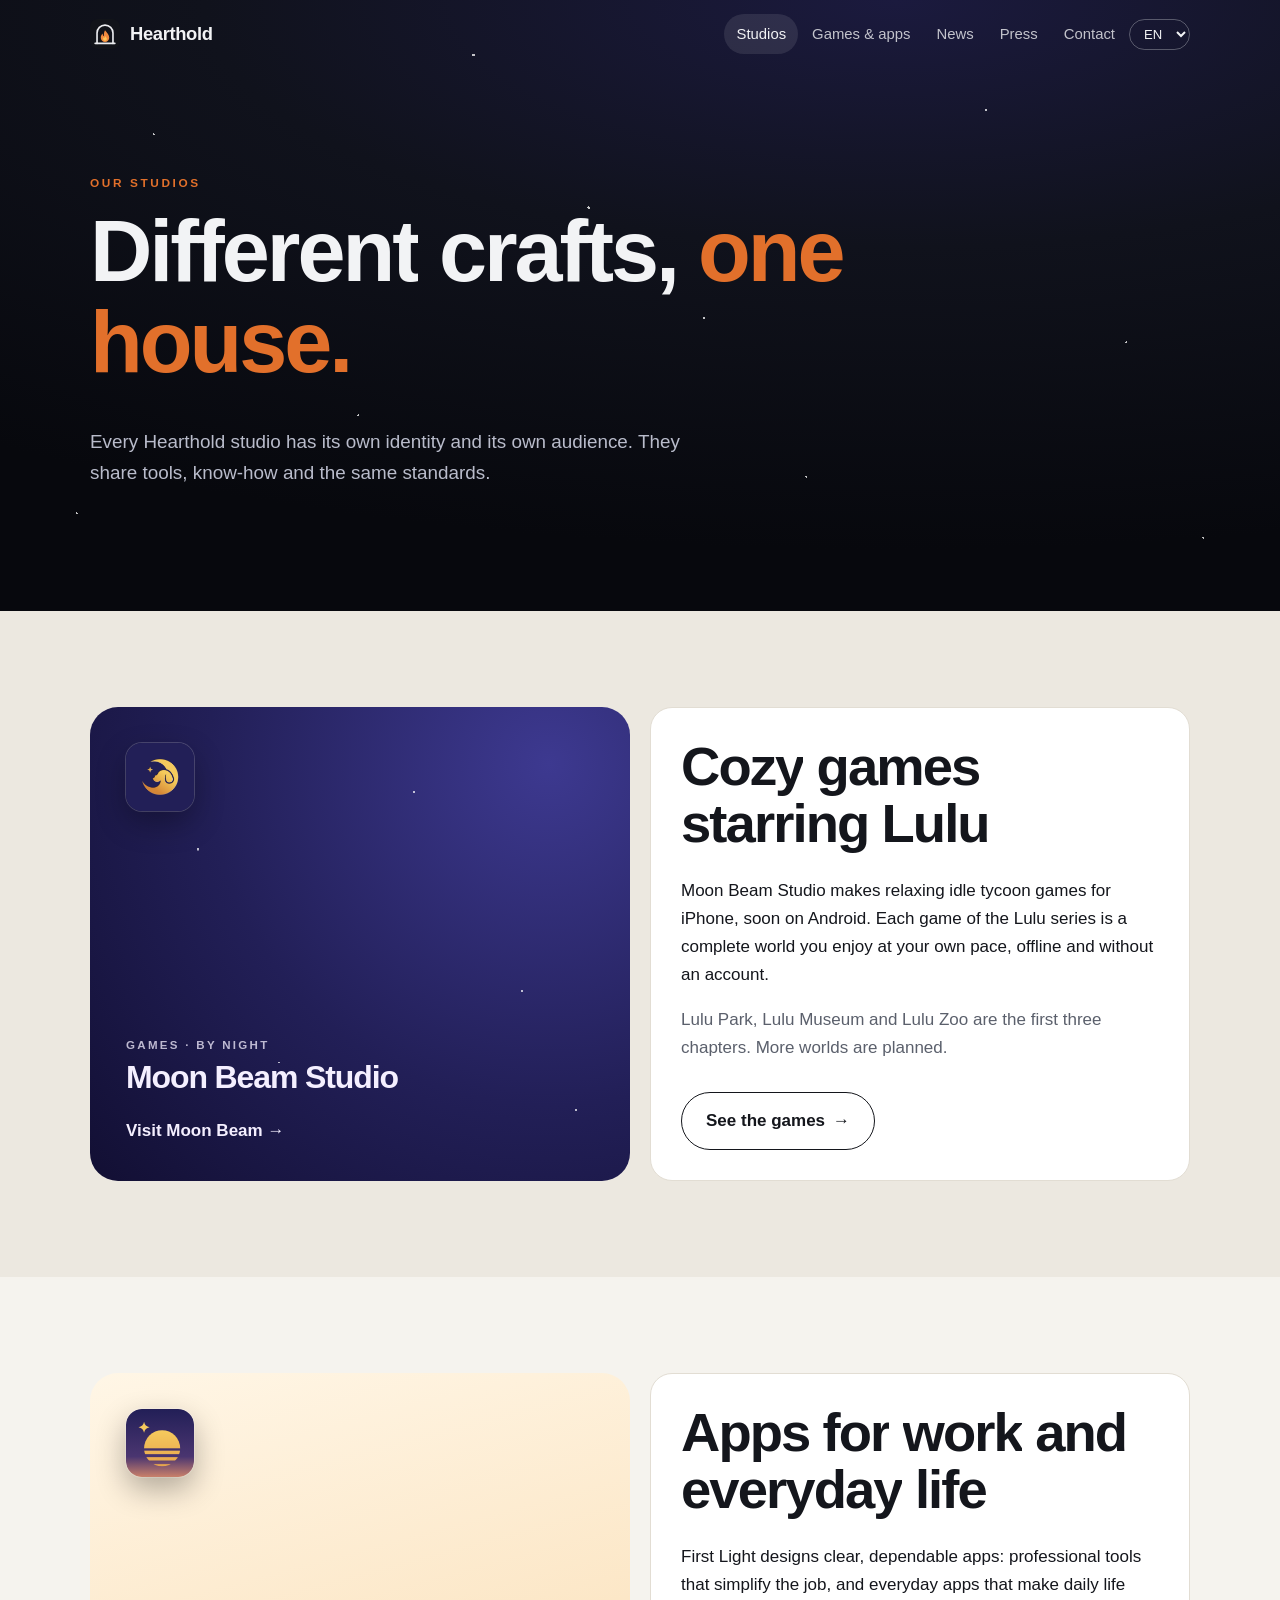
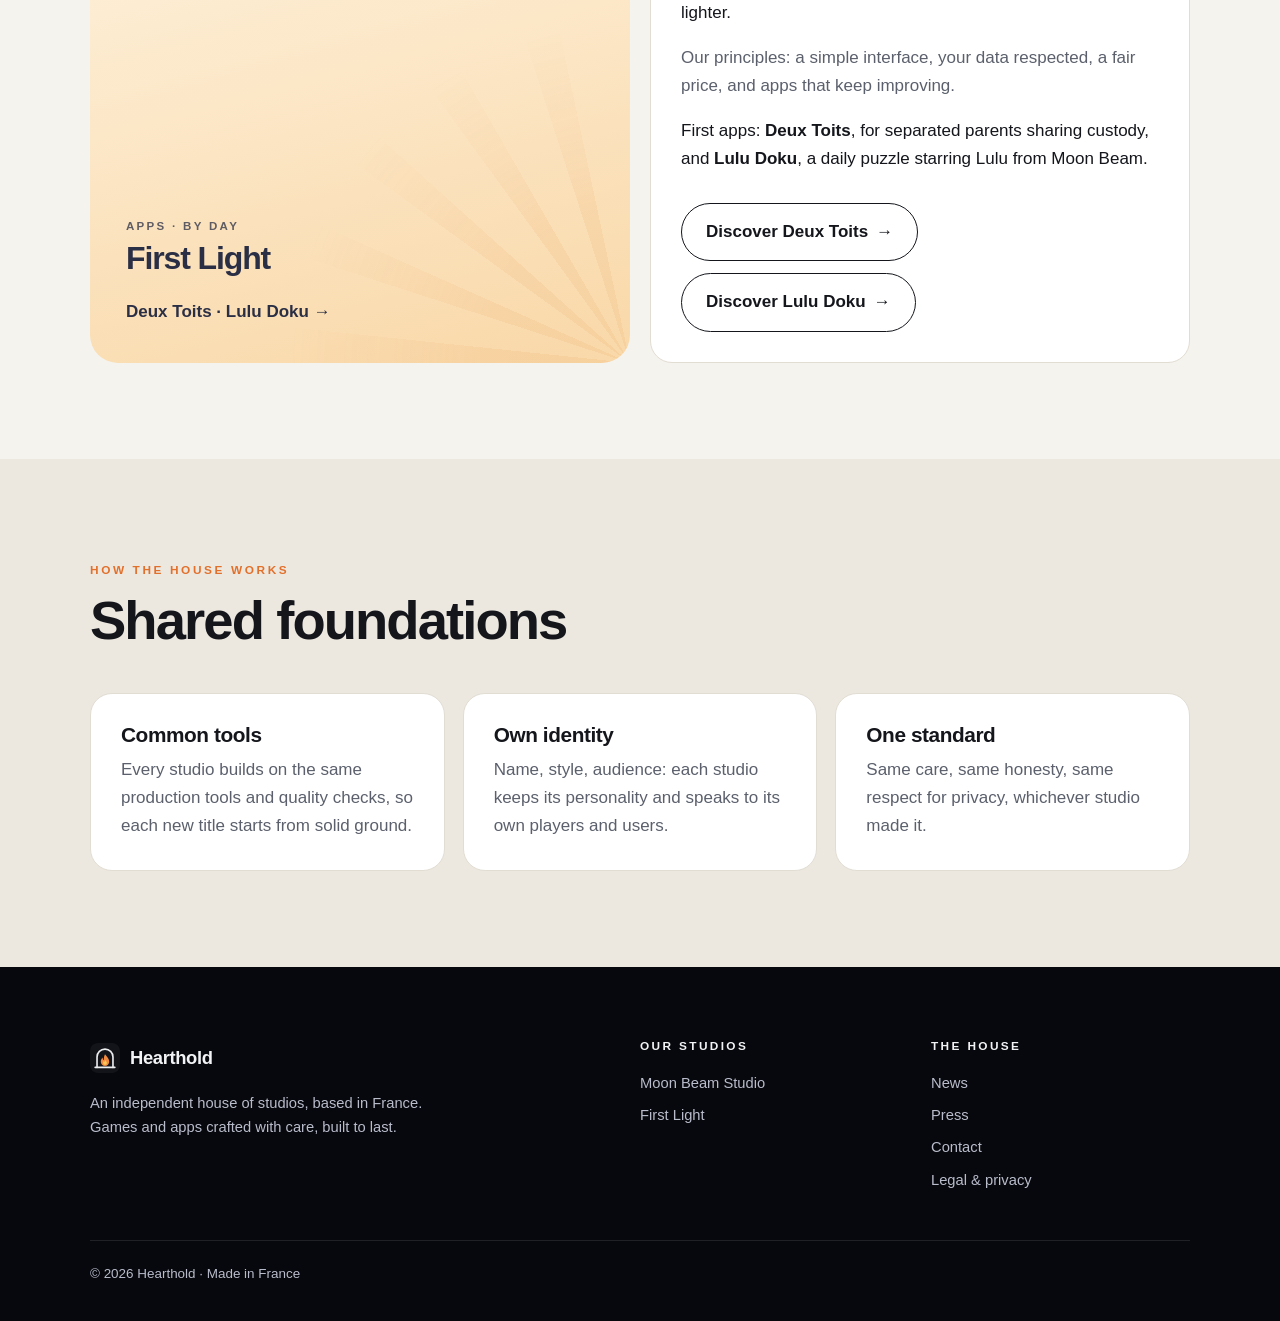
<file: studios.html>
<!doctype html>
<html lang="en">
<head>
<meta charset="utf-8">
<meta name="viewport" content="width=device-width, initial-scale=1">
<title>Studios · Hearthold</title>
<meta name="description" content="The studios of Hearthold: Moon Beam Studio (cozy games) and First Light (apps for work and everyday life).">
<meta property="og:title" content="Studios · Hearthold">
<meta property="og:image" content="https://hearthold-studio.github.io/img/og.png">
<link rel="icon" href="img/hearthold.svg?v=2" type="image/svg+xml">
<link rel="apple-touch-icon" href="img/apple-touch-icon.png?v=2">
<link rel="stylesheet" href="style.css?v=20261014c">
<script src="i18n.js?v=20261014c"></script>
<script src="site.js?v=20261014c"></script>
<script src="motion.js?v=20261014c" defer></script>
</head>
<body>
<header class="nav"></header>
<main>
<div class="night"><div class="wrap hero">
  <span class="eyebrow" data-i="s1">Our studios</span>
  <h1 data-i="s2">Different crafts, <em>one house.</em></h1>
  <p class="lead" data-i="s3">Every Hearthold studio has its own identity and its own audience. They share tools, know-how and the same standards.</p>
</div></div>

<section class="alt" id="moon-beam"><div class="wrap">
  <div class="studios">
    <a class="studio moon" href="https://moonbeamstudio.github.io/">
      <img class="mark" src="img/moonbeam-logo.png" alt="">
      <span class="tag" data-i="h9">Games · by night</span>
      <h3>Moon Beam Studio</h3>
      <span class="go"><span data-i="h11">Visit Moon Beam</span> →</span>
    </a>
    <div class="card">
      <h2 data-i="s4">Cozy games starring Lulu</h2>
      <p data-i="s5">Moon Beam Studio makes relaxing idle tycoon games for iPhone, soon on Android. Each game of the Lulu series is a complete world you enjoy at your own pace, offline and without an account.</p>
      <p class="muted" data-i="s6">Lulu Park, Lulu Museum and Lulu Zoo are the first three chapters. More worlds are planned.</p>
      <div class="btns"><a class="btn" href="catalogue.html#games"><span data-i="s7">See the games</span> →</a></div>
    </div>
  </div>
</div></section>

<section id="first-light"><div class="wrap">
  <div class="studios">
    <a class="studio dawn" href="https://firstlight-studio.github.io/">
      <img class="mark" src="img/first-light.svg?v=3" alt="">
      <span class="tag" data-i="h12">Apps · by day</span>
      <h3>First Light</h3>
      <span class="go">Deux Toits · Lulu Doku →</span>
    </a>
    <div class="card">
      <h2 data-i="s9">Apps for work and everyday life</h2>
      <p data-i="s10">First Light designs clear, dependable apps: professional tools that simplify the job, and everyday apps that make daily life lighter.</p>
      <p class="muted" data-i="s11">Our principles: a simple interface, your data respected, a fair price, and apps that keep improving.</p>
      <p data-i="s21">First apps: <b>Deux Toits</b>, for separated parents sharing custody, and <b>Lulu Doku</b>, a daily puzzle starring Lulu from Moon Beam.</p>
      <div class="btns"><a class="btn" href="https://firstlight-studio.github.io/deux-toits.html"><span data-i="s22">Discover Deux Toits</span> →</a><a class="btn" href="https://firstlight-studio.github.io/lulu-doku.html"><span data-i="s23">Discover Lulu Doku</span> →</a></div>
    </div>
  </div>
</div></section>

<section class="alt"><div class="wrap">
  <div class="title">
    <span class="eyebrow" data-i="s13">How the house works</span>
    <h2 data-i="s14">Shared foundations</h2>
  </div>
  <div class="grid">
    <div class="card"><h3 data-i="s15">Common tools</h3><p class="muted" data-i="s16">Every studio builds on the same production tools and quality checks, so each new title starts from solid ground.</p></div>
    <div class="card"><h3 data-i="s17">Own identity</h3><p class="muted" data-i="s18">Name, style, audience: each studio keeps its personality and speaks to its own players and users.</p></div>
    <div class="card"><h3 data-i="s19">One standard</h3><p class="muted" data-i="s20">Same care, same honesty, same respect for privacy, whichever studio made it.</p></div>
  </div>
</div></section>
</main>
<footer></footer>
</body>
</html>
</file>
<file: style.css>
/* Hearthold : maison de studios. Nuit (bandeaux étoilés, braise) et jour (papier chaud), comme l'expérience d'accueil.
   Polices système, aucune requête externe. Animations : transform/opacity uniquement. */
:root {
  --bg: #f5f3ee; --bg2: #ece8e0; --card: #ffffff; --ink: #14161c; --ink2: #5b606c; --line: #e2ddd3;
  --ember: #e2702b; --gold: #f2b27a; --night: #07080d; --night2: #10121c; --moon: #221f57;
  --sans: -apple-system, BlinkMacSystemFont, "SF Pro Display", "Segoe UI", Roboto, Helvetica, Arial, sans-serif;
  --r: 22px; --w: 1180px; --ease: cubic-bezier(.16, 1, .3, 1);
}
* { box-sizing: border-box; }
html { scroll-behavior: smooth; }
body { margin: 0; background: var(--bg); color: var(--ink); font: 17px/1.65 var(--sans); -webkit-font-smoothing: antialiased; text-rendering: optimizeLegibility; }
img { max-width: 100%; display: block; }
a { color: inherit; }
h1, h2, h3 { font-weight: 700; line-height: 1.05; margin: 0 0 .45em; letter-spacing: -.035em; }
h1 { font-size: clamp(2.6rem, 7vw, 5.4rem); }
h2 { font-size: clamp(2rem, 4.6vw, 3.4rem); }
h3 { font-size: 1.3rem; letter-spacing: -.02em; }
p { margin: 0 0 1em; }
em { font-style: normal; color: var(--ember); }
.wrap { max-width: var(--w); margin: 0 auto; padding: 0 16px; }
@media (min-width: 700px) { .wrap { padding: 0 40px; } }
.sr { position: absolute; width: 1px; height: 1px; overflow: hidden; clip: rect(0 0 0 0); }
.eyebrow { display: inline-block; font: 600 .74rem/1 var(--sans); letter-spacing: .22em; text-transform: uppercase; color: var(--ember); margin-bottom: 16px; }
.lead { font-size: 1.18rem; color: var(--ink2); max-width: 620px; }
.muted { color: var(--ink2); }

/* ---------- en-tête ---------- */
.nav { position: fixed; top: 0; left: 0; right: 0; z-index: 30; color: var(--ink); transition: background .4s, border-color .4s, color .4s; border-bottom: 1px solid transparent; }
.nav.solid { background: color-mix(in srgb, var(--bg) 82%, transparent); backdrop-filter: blur(16px) saturate(1.4); -webkit-backdrop-filter: blur(16px) saturate(1.4); border-color: var(--line); color: var(--ink); }
.nav.on-night { color: #f2f3f5; }
.nav.on-story { color: var(--story-ink, #f2f3f5); }
.nav .wrap { display: flex; align-items: center; justify-content: space-between; height: 68px; gap: 12px; }
.brand { display: flex; align-items: center; gap: 10px; text-decoration: none; font: 700 1.15rem var(--sans); letter-spacing: -.02em; }
.brand img { width: 30px; height: 30px; border-radius: 8px; }
.nav nav { display: flex; align-items: center; gap: 2px; }
.links { display: flex; gap: 2px; }
.nav nav a { text-decoration: none; padding: 8px 12px; border-radius: 999px; font-size: .93rem; opacity: .78; transition: opacity .2s, background .2s; }
.nav nav a:hover, .nav nav a[aria-current] { opacity: 1; background: color-mix(in srgb, currentColor 10%, transparent); }
.lang select { font: inherit; font-size: .82rem; background: transparent; color: inherit; border: 1px solid color-mix(in srgb, currentColor 30%, transparent); border-radius: 999px; padding: 6px 10px; }
.lang option { color: #14161c; }
.menu { display: none; background: none; border: 1px solid color-mix(in srgb, currentColor 30%, transparent); color: inherit; border-radius: 999px; padding: 7px 12px; font: inherit; }
@media (max-width: 860px) {
  .menu { display: block; }
  .nav nav .links { display: none; position: absolute; top: 68px; left: 0; right: 0; background: var(--bg); color: var(--ink); border-bottom: 1px solid var(--line); padding: 8px 16px 18px; flex-direction: column; }
  .nav.open nav .links { display: flex; }
  .nav nav .links a { padding: 13px 10px; font-size: 1.05rem; opacity: 1; }
}

/* ---------- boutons ---------- */
.btns { display: flex; flex-wrap: wrap; gap: 12px; margin-top: 30px; }
.btn { display: inline-flex; align-items: center; gap: 8px; padding: 14px 24px; border-radius: 999px; text-decoration: none; font-weight: 600; border: 1px solid currentColor; transition: transform .3s var(--ease), background .2s, color .2s; }
.btn.solid { background: var(--ink); color: var(--bg); border-color: var(--ink); }
.night .btn.solid { background: #f2f3f5; color: var(--night); border-color: #f2f3f5; }
.btn.ember { background: var(--ember); border-color: var(--ember); color: #fff; }
.btn:hover { transform: translateY(-2px); }

/* ---------- sections ---------- */
section { padding: 96px 0; }
section.alt { background: var(--bg2); }
.night { position: relative; background: radial-gradient(120% 90% at 70% 0%, #1b1a3e 0, var(--night2) 45%, var(--night) 100%); color: #f2f3f5; overflow: hidden; }
.night .muted, .night .lead { color: #b9bccb; }
.night::before { content: ""; position: absolute; inset: 0; pointer-events: none; opacity: .75;
  background-image: radial-gradient(1px 1px at 12% 22%, #fff 99%, transparent), radial-gradient(1px 1px at 28% 68%, #fff 99%, transparent), radial-gradient(1.4px 1.4px at 46% 34%, #fff 99%, transparent),
    radial-gradient(1px 1px at 63% 78%, #fff 99%, transparent), radial-gradient(1.2px 1.2px at 77% 18%, #fff 99%, transparent), radial-gradient(1px 1px at 88% 56%, #fff 99%, transparent),
    radial-gradient(1px 1px at 6% 84%, #fff 99%, transparent), radial-gradient(1.3px 1.3px at 37% 9%, #fff 99%, transparent), radial-gradient(1px 1px at 55% 52%, #fff 99%, transparent), radial-gradient(1px 1px at 94% 88%, #fff 99%, transparent);
  animation: twinkle 5s ease-in-out infinite alternate; }
.night > * { position: relative; }
@keyframes twinkle { from { opacity: .35; } to { opacity: .85; } }
.hero { padding-top: 168px; padding-bottom: 104px; }
.hero h1 { max-width: 900px; }
.title { margin-bottom: 44px; max-width: 720px; }
.grid { display: grid; gap: 18px; grid-template-columns: repeat(auto-fit, minmax(230px, 1fr)); }
.card { position: relative; overflow: hidden; background: var(--card); border: 1px solid var(--line); border-radius: var(--r); padding: 30px; }
.night .card { background: rgba(255,255,255,.05); border-color: rgba(255,255,255,.1); backdrop-filter: blur(8px); }
.card p:last-child { margin-bottom: 0; }
.card .num { font: 800 .8rem var(--sans); color: var(--ember); letter-spacing: .1em; display: block; margin-bottom: 14px; }

/* ---------- cartes studio ---------- */
.studios { display: grid; gap: 20px; grid-template-columns: repeat(auto-fit, minmax(310px, 1fr)); }
.studio { position: relative; display: flex; flex-direction: column; border-radius: 28px; padding: 36px; min-height: 380px; text-decoration: none; overflow: hidden; isolation: isolate; transition: transform .5s var(--ease); }
.studio:hover { transform: translateY(-4px); }
.studio img.mark { width: 68px; height: 68px; border-radius: 16px; margin-bottom: 40px; box-shadow: 0 0 0 1px rgba(255,255,255,.18), 0 12px 30px rgba(0,0,0,.3); }
.studio .tag { margin-top: auto; font: 600 .72rem var(--sans); letter-spacing: .2em; text-transform: uppercase; opacity: .75; margin-bottom: 10px; }
.studio h3 { font-size: 2rem; letter-spacing: -.035em; }
.studio p { opacity: .85; }
.studio .go { margin-top: 8px; font-weight: 600; }
.studio.moon { background: radial-gradient(circle at 85% 12%, #3d3990 0, var(--moon) 55%, #120f33 100%); color: #f4efff; }
.studio.dawn { background: linear-gradient(165deg, #fff6e6 0, #f9d8a8 100%); color: #2b2f45; }
.studio.moon::before { content: ""; position: absolute; inset: 0; z-index: -1; opacity: .7; background-image: radial-gradient(1.4px 1.4px at 20% 30%, #fff 99%, transparent), radial-gradient(1px 1px at 60% 18%, #fff 99%, transparent), radial-gradient(1.2px 1.2px at 80% 60%, #fff 99%, transparent), radial-gradient(1px 1px at 35% 75%, #fff 99%, transparent), radial-gradient(1px 1px at 90% 85%, #fff 99%, transparent); animation: twinkle 4s ease-in-out infinite alternate; }
.studio.dawn::before { content: ""; position: absolute; width: 700px; height: 700px; right: -350px; bottom: -350px; z-index: -1; opacity: .45; border-radius: 50%;
  background: repeating-conic-gradient(from 0deg, rgba(232,137,58,.2) 0 6deg, transparent 6deg 18deg); -webkit-mask: radial-gradient(circle, #000 30%, transparent 70%); mask: radial-gradient(circle, #000 30%, transparent 70%); animation: spin 70s linear infinite; }
@keyframes spin { to { transform: rotate(360deg); } }

/* ---------- catalogue ---------- */
.apps { display: grid; gap: 16px; grid-template-columns: repeat(auto-fit, minmax(290px, 1fr)); }
.app { display: flex; gap: 18px; align-items: flex-start; background: var(--card); border: 1px solid var(--line); border-radius: var(--r); padding: 22px; text-decoration: none; transition: transform .4s var(--ease), box-shadow .4s; }
.app:hover { transform: translateY(-3px); box-shadow: 0 18px 40px rgba(20,22,28,.08); }
.app img { width: 76px; height: 76px; border-radius: 18px; flex: none; }
.app h3 { font-size: 1.18rem; margin-bottom: 4px; }
.app p { font-size: .95rem; color: var(--ink2); margin-bottom: 10px; }
.pill { display: inline-block; font-size: .76rem; font-weight: 600; padding: 4px 11px; border-radius: 999px; background: var(--bg2); color: var(--ink2); border: 1px solid var(--line); }
.banner { border-radius: 28px; overflow: hidden; aspect-ratio: 16/7; object-fit: cover; width: 100%; }

/* ---------- actualités ---------- */
.news { display: grid; }
.post { display: grid; grid-template-columns: 160px 1fr; gap: 24px; padding: 28px 0; border-top: 1px solid var(--line); }
.night .post { border-color: rgba(255,255,255,.12); }
.post time { font: 600 .82rem var(--sans); color: var(--ember); letter-spacing: .06em; padding-top: 5px; }
@media (max-width: 600px) { .post { grid-template-columns: 1fr; gap: 6px; } }

/* ---------- presse ---------- */
dl.facts { display: grid; grid-template-columns: 170px 1fr; gap: 12px 20px; margin: 0; }
dl.facts dt { color: var(--ink2); }
dl.facts dd { margin: 0; font-weight: 600; }
@media (max-width: 600px) { dl.facts { grid-template-columns: 1fr; gap: 2px; } dl.facts dd { margin-bottom: 10px; } }
.swatches { display: flex; flex-wrap: wrap; gap: 12px; }
.swatch { width: 104px; border-radius: 16px; overflow: hidden; border: 1px solid var(--line); font-size: .75rem; background: var(--card); }
.swatch span { display: block; height: 64px; }
.swatch b { display: block; padding: 8px 10px; }

/* ---------- textes longs ---------- */
.prose { max-width: 760px; }
.prose h2 { font-size: 1.7rem; margin-top: 2em; }

/* ---------- pied de page ---------- */
footer { position: relative; z-index: 4; background: var(--night); color: #b9bccb; padding: 72px 0 36px; font-size: .92rem; }
footer .cols { display: grid; gap: 32px; grid-template-columns: 2fr 1fr 1fr; }
@media (max-width: 700px) { footer .cols { grid-template-columns: 1fr 1fr; } footer .cols > :first-child { grid-column: 1 / -1; } }
footer .brand { color: #f2f3f5; }
footer h4 { font: 600 .74rem var(--sans); letter-spacing: .2em; text-transform: uppercase; color: #f2f3f5; margin: 0 0 14px; }
footer a { display: block; text-decoration: none; padding: 4px 0; }
footer a:hover { color: #fff; }
footer .base { margin-top: 44px; padding-top: 22px; border-top: 1px solid rgba(255,255,255,.1); font-size: .84rem; }

/* ---------- apparitions (motion.js) ---------- */
.anim .rv { opacity: 0; transform: translateY(36px); transition: opacity 1s var(--ease) var(--d, 0s), transform 1.1s var(--ease) var(--d, 0s); }
.anim .rv.in { opacity: 1; transform: none; }
.anim .words .w { display: inline-block; overflow: hidden; vertical-align: top; padding-bottom: .12em; margin-bottom: -.12em; }
.anim .words .w > span { display: inline-block; transform: translateY(110%); transition: transform 1.1s var(--ease) calc(var(--i) * 45ms); }
.anim .words.in .w > span { transform: none; }
.progress { position: fixed; top: 0; left: 0; right: 0; height: 2px; z-index: 40; transform-origin: 0 50%; transform: scaleX(0); background: linear-gradient(90deg, var(--ember), #ffc857); pointer-events: none; }
@view-transition { navigation: auto; }
::view-transition-old(root) { animation: vt-out .3s ease both; }
::view-transition-new(root) { animation: vt-in .5s var(--ease) both; }
@keyframes vt-out { to { opacity: 0; } }
@keyframes vt-in { from { opacity: 0; transform: translateY(14px); } }

/* ================= expérience d'accueil ================= */
.sky { position: fixed; inset: 0; background: linear-gradient(180deg, var(--top, #08080b), var(--bottom, #1a0b05)); z-index: 0; }
#stage { position: fixed; inset: 0; width: 100%; height: 100%; z-index: 1; display: block; }
.story { position: relative; height: 1200vh; z-index: 2; }
.layer { position: fixed; inset: 0; pointer-events: none; z-index: 3; color: var(--story-ink, #f2f3f5); }
.intro { position: absolute; left: 0; right: 0; top: 64%; display: flex; flex-direction: column; align-items: center; gap: 14px; will-change: transform, opacity; text-align: center; padding: 0 16px; }
.intro h1 { font-size: clamp(2.6rem, 7.5vw, 5.6rem); letter-spacing: -.045em; margin: 0; line-height: 1; display: flex; }
.intro h1 span { display: inline-block; opacity: 0; transform: translateY(.35em); filter: blur(8px); animation: letter 1.1s var(--ease) forwards; animation-delay: calc(2.1s + var(--i) * 55ms); }
.intro p { margin: 0; color: var(--gold); font-weight: 600; letter-spacing: .32em; text-transform: uppercase; font-size: .72rem; opacity: 0; animation: fade 1.2s ease 2.9s forwards; }
.hint { position: fixed; bottom: 30px; left: 50%; translate: -50% 0; display: flex; flex-direction: column; align-items: center; gap: 10px; font-size: .68rem; letter-spacing: .3em; text-transform: uppercase; opacity: 0; animation: fade 1s ease 3.4s forwards; }
.hint i { width: 1px; height: 38px; background: linear-gradient(currentColor, transparent); animation: line 2s cubic-bezier(.65,0,.35,1) infinite; transform-origin: top; }
@keyframes letter { to { opacity: 1; transform: none; filter: none; } }
@keyframes fade { to { opacity: .85; } }
@keyframes line { 0% { transform: scaleY(0); } 50% { transform: scaleY(1); transform-origin: top; } 51% { transform-origin: bottom; } 100% { transform: scaleY(0); transform-origin: bottom; } }
.flash { position: fixed; inset: 0; opacity: 0; background: radial-gradient(circle at 50% 45%, #fff3dc 0, #ffb062 35%, #b8410f 75%); mix-blend-mode: screen; pointer-events: none; }
.chap { position: absolute; top: 50%; translate: 0 -50%; max-width: 440px; visibility: hidden; will-change: transform, opacity; }
.chap.l { left: max(16px, 8vw); } .chap.r { right: max(16px, 8vw); } .chap.c { left: 50%; translate: -50% -50%; text-align: center; max-width: 660px; }
.nav.on-story nav a { opacity: .92; }
.chap .eyebrow { color: color-mix(in srgb, #e8742a 72%, var(--story-ink, #fff)); margin-bottom: 0; }
.chap h2 { font-size: clamp(2rem, 4.6vw, 3.6rem); line-height: 1.04; letter-spacing: -.035em; margin: 14px 0 16px; }
.chap p { opacity: .8; margin: 0 0 12px; }
.games { display: flex; flex-direction: column; gap: 8px; margin-top: 18px; }
.games span { font-weight: 700; font-size: 1.3rem; opacity: .3; transition: opacity .4s, transform .4s; }
.games span.on { opacity: 1; transform: translateX(10px); }
.games span.on::before { content: "● "; color: var(--ember); font-size: .8rem; vertical-align: middle; }
@media (max-width: 760px), (max-aspect-ratio: 9/10) {
  .intro { top: 66%; }
  .chap, .chap.l, .chap.r, .chap.c { top: auto; bottom: 7vh; left: 16px; right: 16px; translate: none; max-width: none; text-align: left; }
  .chap.dawn { top: auto; }
  .chap h2 { font-size: 2rem; margin: 8px 0; }
  .games { flex-direction: row; flex-wrap: wrap; gap: 4px 14px; }
  .games span { font-size: 1rem; } .games span.on { transform: none; }
}
.after { position: relative; z-index: 4; background: var(--bg); }
/* sans 3D (réglage « réduire les animations » ou appareil sans WebGL) : accueil fixe */
.still .story, .still .layer, .still #stage, .still .sky { display: none; }
.still-hero { display: none; }
.still .still-hero { display: block; }

@media (prefers-reduced-motion: reduce) { *, ::before, ::after { animation: none !important; transition: none !important; scroll-behavior: auto !important; } .anim .rv { opacity: 1; transform: none; } }
/* page d'une app */
.app-hero { display: grid; grid-template-columns: auto 1fr; gap: 36px; align-items: center; }
.app-hero > img { width: 128px; height: 128px; border-radius: 30px; box-shadow: 0 20px 50px rgba(0,0,0,.4); }
@media (max-width: 640px) { .app-hero { grid-template-columns: 1fr; gap: 22px; } .app-hero > img { width: 92px; height: 92px; border-radius: 22px; } }
</file>
